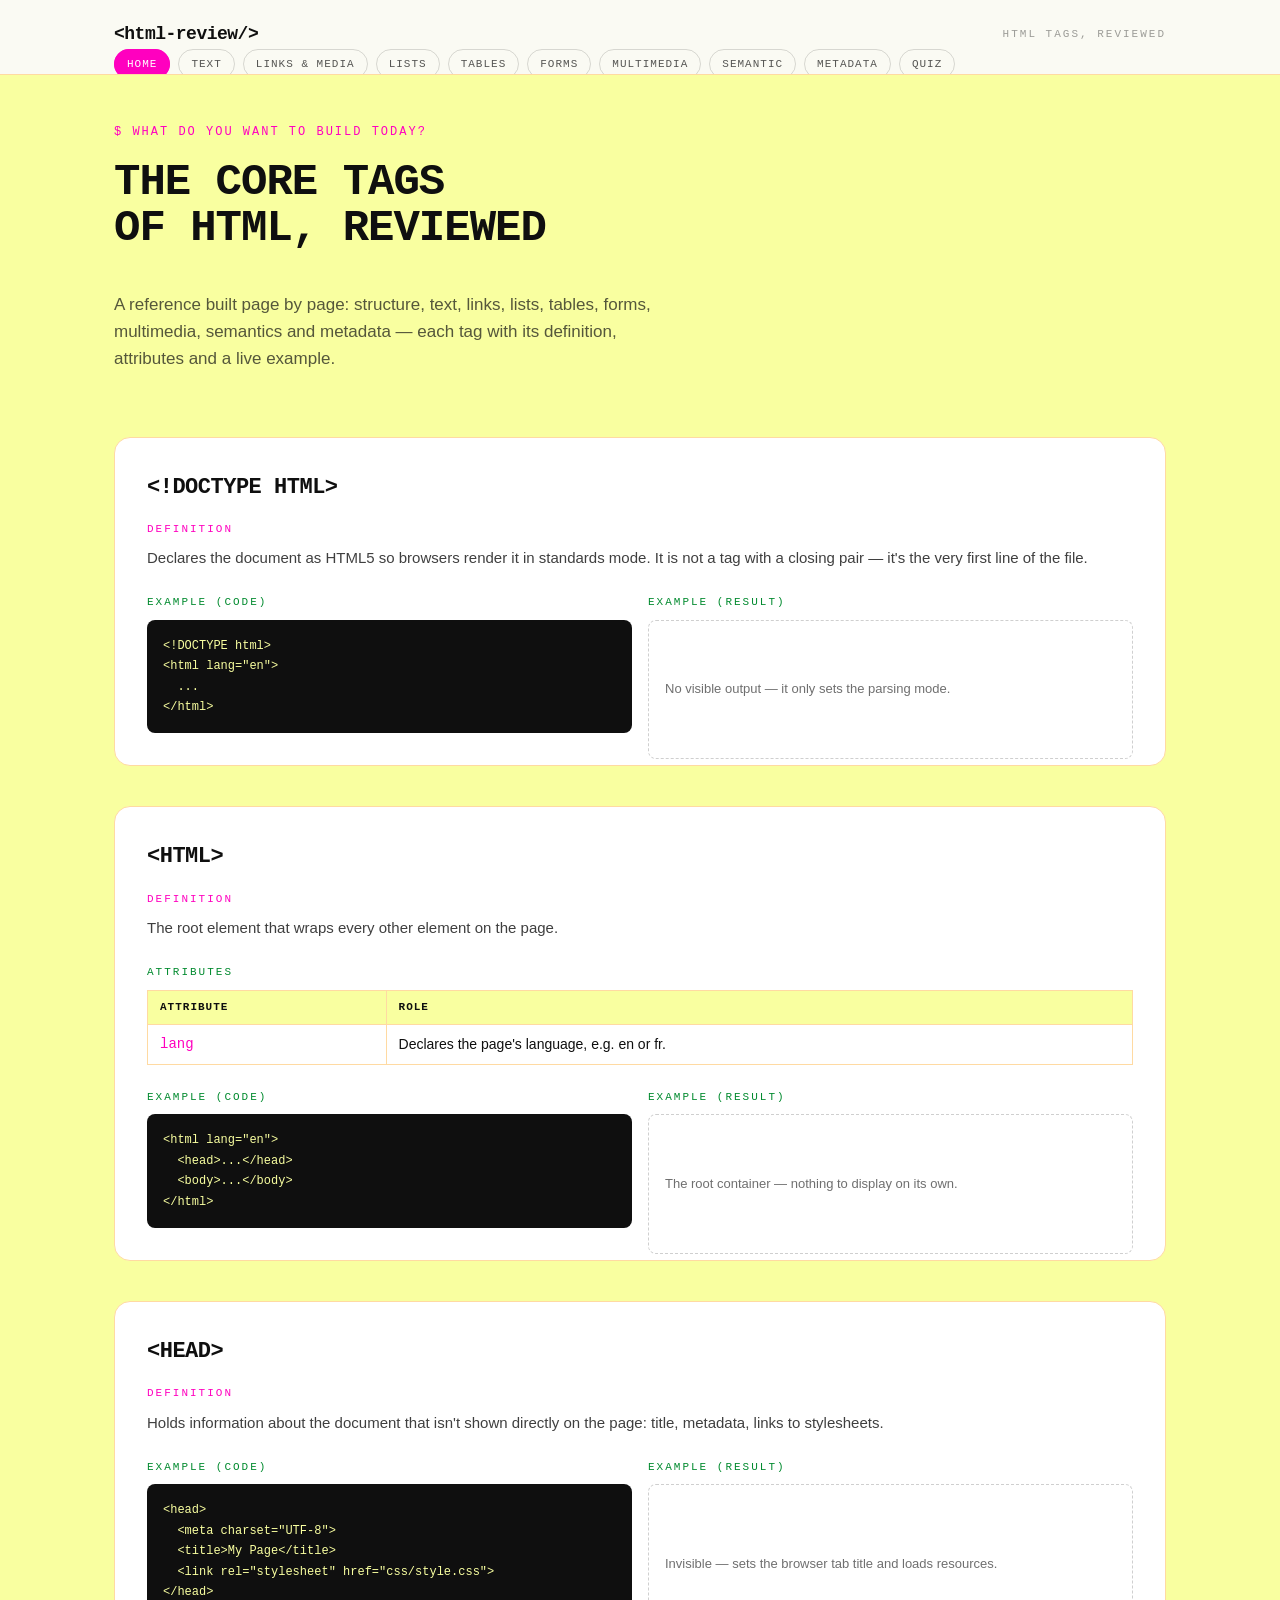
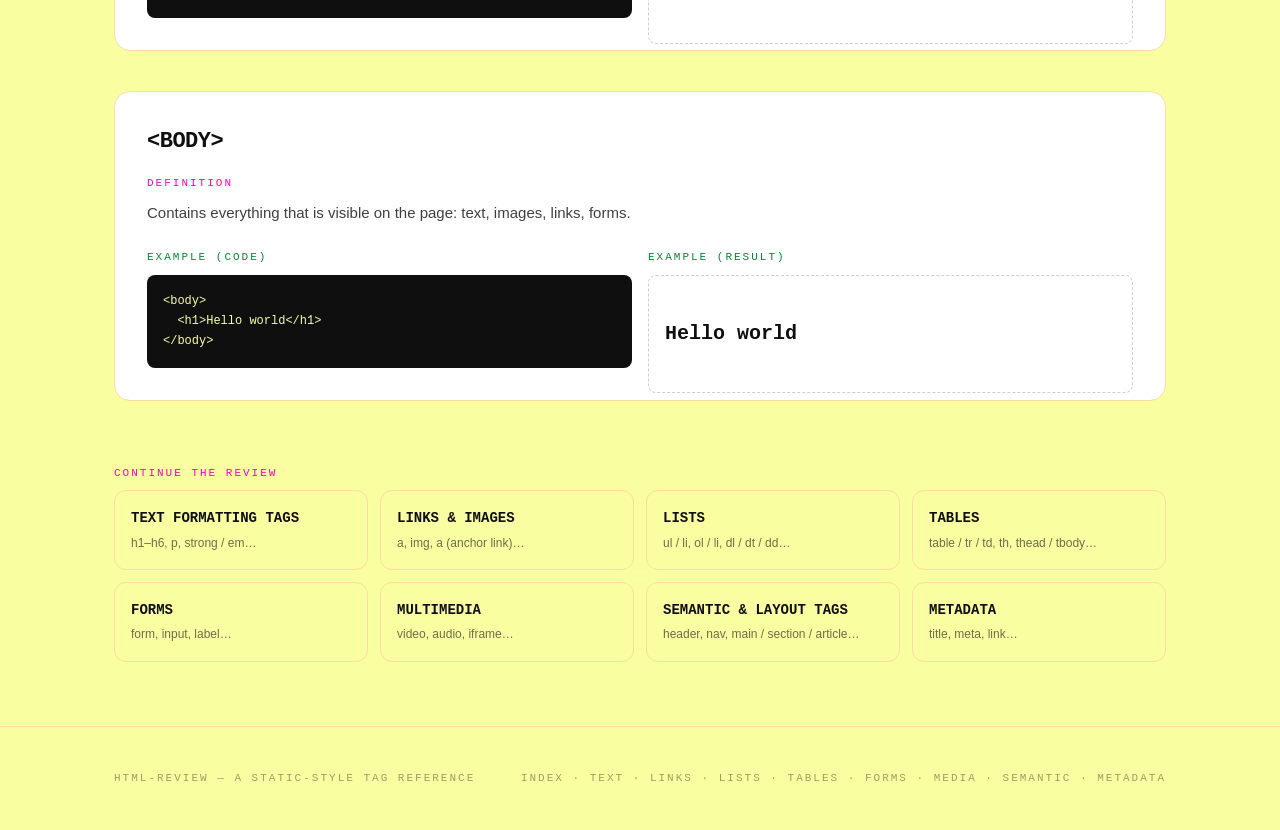
<file: index.html>
<!DOCTYPE html>
<html lang="en">
<head>
  <meta charset="UTF-8">
  <meta name="viewport" content="width=device-width, initial-scale=1.0">
  <meta name="description" content="A review of HTML tags: definitions, attributes and examples.">
  <title>HTML Review — Tag Reference</title>
  <link rel="stylesheet" href="css/style.css">
</head>
<body>
  <header class="site-header">
    <div class="container header-row">
      <a class="logo" href="index.html">&lt;html-review/&gt;</a>
      <span class="motto">HTML tags, reviewed</span>
    </div>
    <nav class="container">
      <ul class="nav-list">
          <li><a class="nav-pill active" href="index.html">Home</a></li>
          <li><a class="nav-pill" href="text.html">Text</a></li>
          <li><a class="nav-pill" href="links.html">Links & Media</a></li>
          <li><a class="nav-pill" href="lists.html">Lists</a></li>
          <li><a class="nav-pill" href="tables.html">Tables</a></li>
          <li><a class="nav-pill" href="forms.html">Forms</a></li>
          <li><a class="nav-pill" href="multimedia.html">Multimedia</a></li>
          <li><a class="nav-pill" href="semantic.html">Semantic</a></li>
          <li><a class="nav-pill" href="metadata.html">Metadata</a></li>
          <li><a class="nav-pill" href="quiz.html">Quiz</a></li>
      </ul>
    </nav>
  </header>
  <main class="container page-main">
    <div class="hero">
      <p class="terminal-prompt">$ what do you want to build today?</p>
      <h1 class="hero-title">The Core Tags<br>of HTML, Reviewed</h1>
      <p class="hero-sub">A reference built page by page: structure, text, links, lists, tables, forms, multimedia, semantics and metadata — each tag with its definition, attributes and a live example.</p>
    </div>
    <section class="lesson-card">
      <h2 class="tag-title">&lt;!DOCTYPE html&gt;</h2>
      <div class="block">
        <p class="kicker">Definition</p>
        <p class="def">Declares the document as HTML5 so browsers render it in standards mode. It is not a tag with a closing pair — it's the very first line of the file.</p>
      </div>

      <div class="demo-grid">
        <div>
          <p class="kicker kicker-green">Example (code)</p>
          <pre class="code"><code>&lt;!DOCTYPE html&gt;
&lt;html lang="en"&gt;
  ...
&lt;/html&gt;</code></pre>
        </div>
        <div>
          <p class="kicker kicker-green">Example (result)</p>
          <div class="result"><span style="color:rgba(15,15,15,.6);font-size:13px">No visible output — it only sets the parsing mode.</span></div>
        </div>
      </div>
    </section>
    <section class="lesson-card">
      <h2 class="tag-title">&lt;html&gt;</h2>
      <div class="block">
        <p class="kicker">Definition</p>
        <p class="def">The root element that wraps every other element on the page.</p>
      </div>
      <div class="block">
        <p class="kicker kicker-green">Attributes</p>
        <table class="attr-table">
          <thead><tr><th>Attribute</th><th>Role</th></tr></thead>
          <tbody>
          <tr><td class="attr">lang</td><td>Declares the page's language, e.g. en or fr.</td></tr>
          </tbody>
        </table>
      </div>
      <div class="demo-grid">
        <div>
          <p class="kicker kicker-green">Example (code)</p>
          <pre class="code"><code>&lt;html lang="en"&gt;
  &lt;head&gt;...&lt;/head&gt;
  &lt;body&gt;...&lt;/body&gt;
&lt;/html&gt;</code></pre>
        </div>
        <div>
          <p class="kicker kicker-green">Example (result)</p>
          <div class="result"><span style="color:rgba(15,15,15,.6);font-size:13px">The root container — nothing to display on its own.</span></div>
        </div>
      </div>
    </section>
    <section class="lesson-card">
      <h2 class="tag-title">&lt;head&gt;</h2>
      <div class="block">
        <p class="kicker">Definition</p>
        <p class="def">Holds information about the document that isn't shown directly on the page: title, metadata, links to stylesheets.</p>
      </div>

      <div class="demo-grid">
        <div>
          <p class="kicker kicker-green">Example (code)</p>
          <pre class="code"><code>&lt;head&gt;
  &lt;meta charset="UTF-8"&gt;
  &lt;title&gt;My Page&lt;/title&gt;
  &lt;link rel="stylesheet" href="css/style.css"&gt;
&lt;/head&gt;</code></pre>
        </div>
        <div>
          <p class="kicker kicker-green">Example (result)</p>
          <div class="result"><span style="color:rgba(15,15,15,.6);font-size:13px">Invisible — sets the browser tab title and loads resources.</span></div>
        </div>
      </div>
    </section>
    <section class="lesson-card">
      <h2 class="tag-title">&lt;body&gt;</h2>
      <div class="block">
        <p class="kicker">Definition</p>
        <p class="def">Contains everything that is visible on the page: text, images, links, forms.</p>
      </div>

      <div class="demo-grid">
        <div>
          <p class="kicker kicker-green">Example (code)</p>
          <pre class="code"><code>&lt;body&gt;
  &lt;h1&gt;Hello world&lt;/h1&gt;
&lt;/body&gt;</code></pre>
        </div>
        <div>
          <p class="kicker kicker-green">Example (result)</p>
          <div class="result"><h1 style="font-size:20px;margin:0">Hello world</h1></div>
        </div>
      </div>
    </section>
    <div class="page-cards">
      <p class="kicker">continue the review</p>
      <div class="cards-grid">
        <a class="page-card" href="text.html"><p class="card-title">Text Formatting Tags</p><p class="card-desc">h1–h6, p, strong / em…</p></a>
        <a class="page-card" href="links.html"><p class="card-title">Links & Images</p><p class="card-desc">a, img, a (anchor link)…</p></a>
        <a class="page-card" href="lists.html"><p class="card-title">Lists</p><p class="card-desc">ul / li, ol / li, dl / dt / dd…</p></a>
        <a class="page-card" href="tables.html"><p class="card-title">Tables</p><p class="card-desc">table / tr / td, th, thead / tbody…</p></a>
        <a class="page-card" href="forms.html"><p class="card-title">Forms</p><p class="card-desc">form, input, label…</p></a>
        <a class="page-card" href="multimedia.html"><p class="card-title">Multimedia</p><p class="card-desc">video, audio, iframe…</p></a>
        <a class="page-card" href="semantic.html"><p class="card-title">Semantic & Layout Tags</p><p class="card-desc">header, nav, main / section / article…</p></a>
        <a class="page-card" href="metadata.html"><p class="card-title">Metadata</p><p class="card-desc">title, meta, link…</p></a>
      </div>
    </div>
  </main>
  <footer class="site-footer">
    <div class="container footer-row">
      <p class="motto">html-review — a static-style tag reference</p>
      <p class="motto">index · text · links · lists · tables · forms · media · semantic · metadata</p>
    </div>
  </footer>
</body>
</html>
</file>
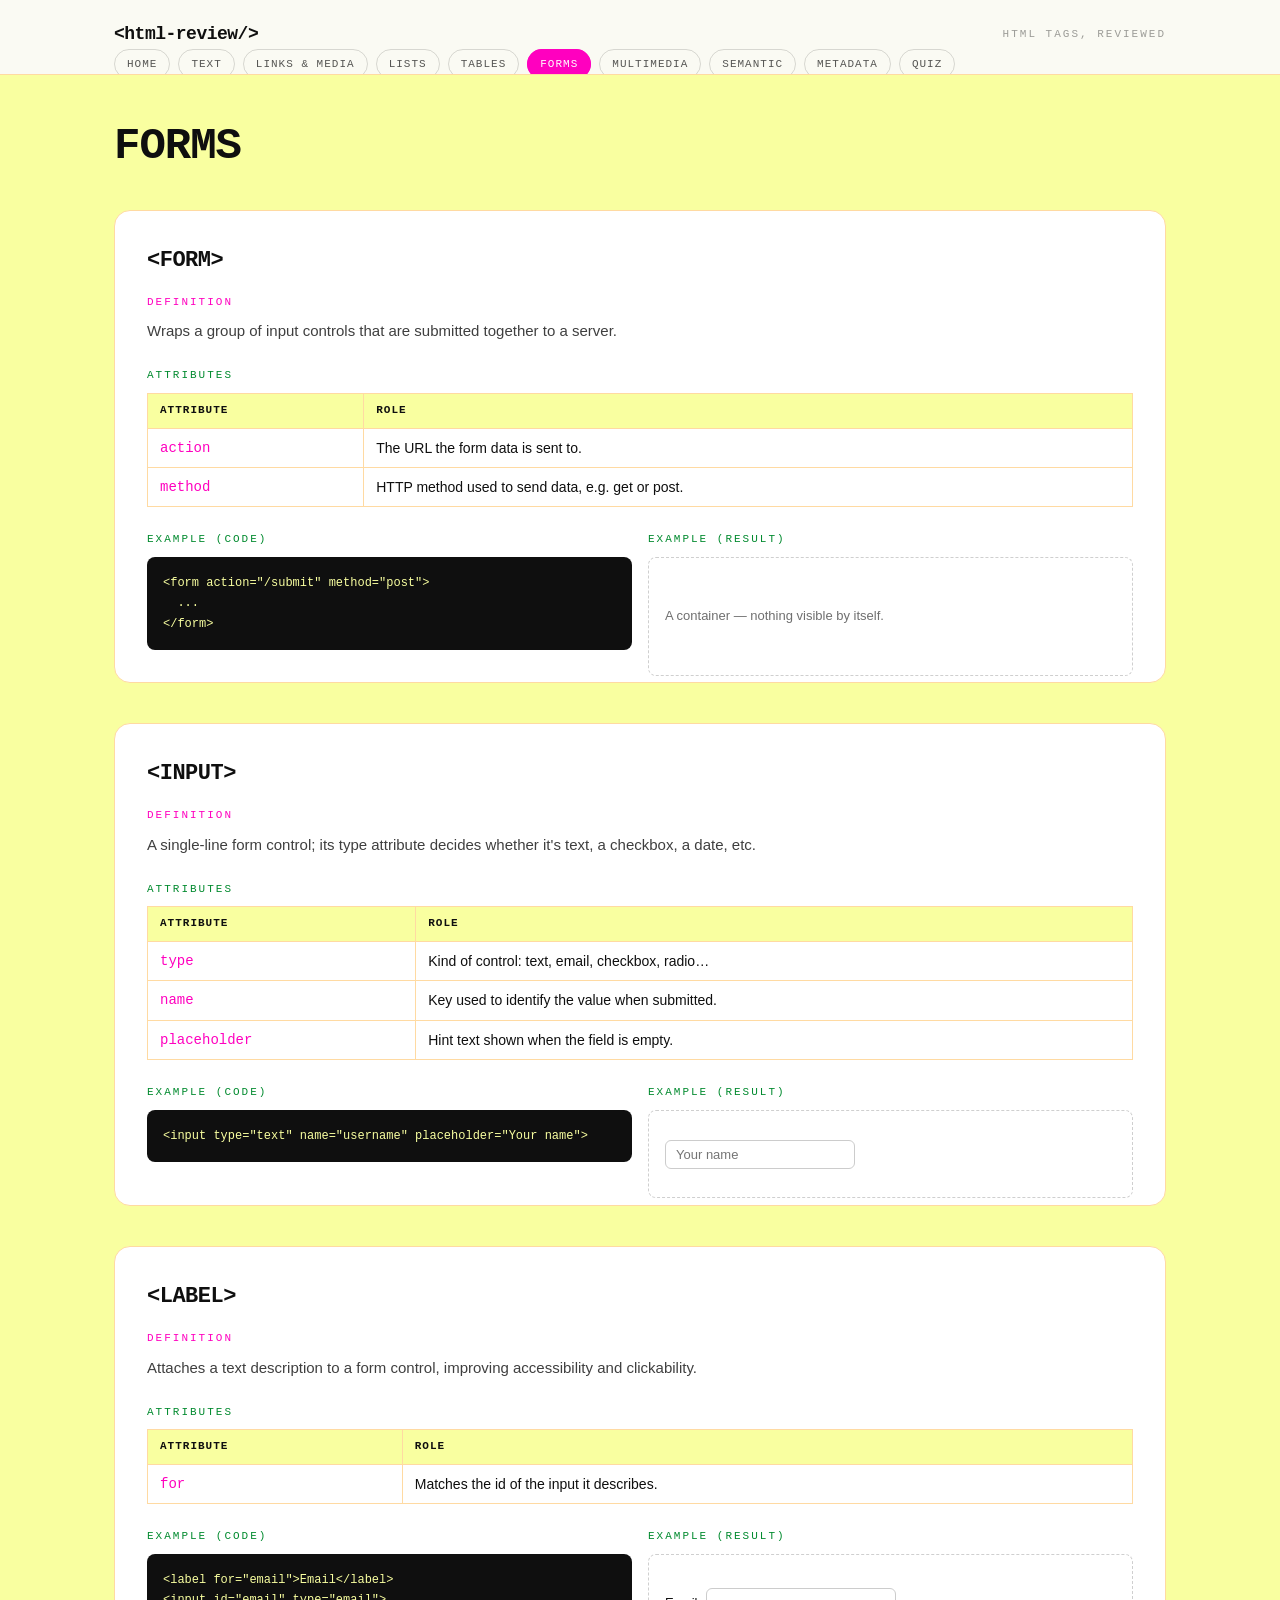
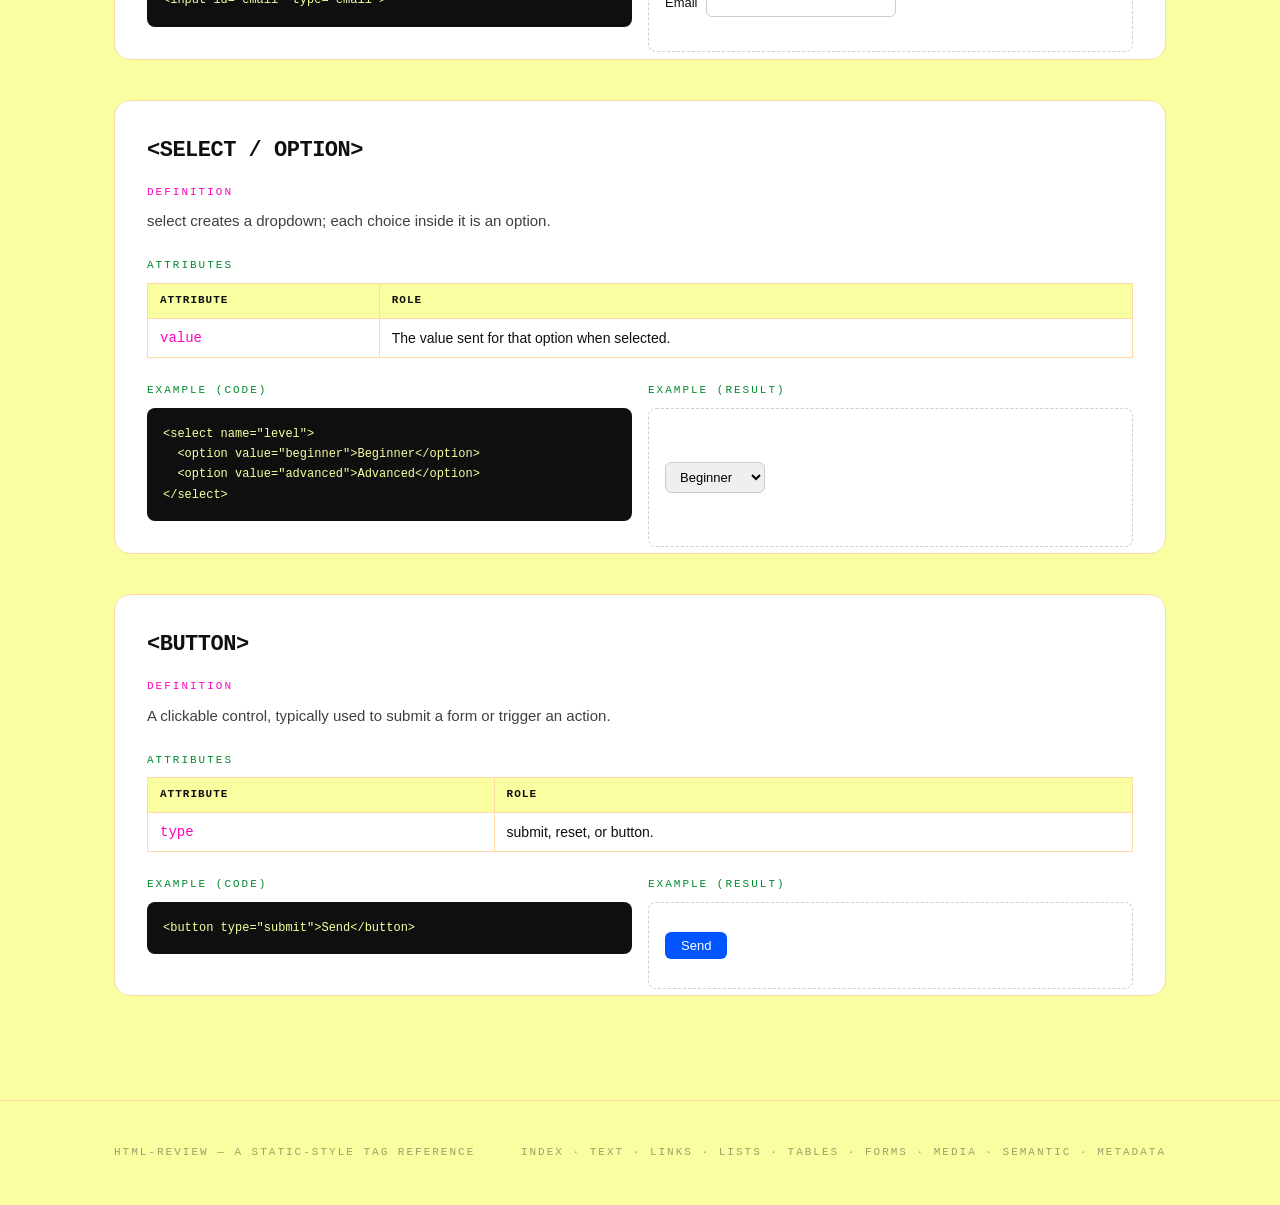
<file: forms.html>
<!DOCTYPE html>
<html lang="en">
<head>
  <meta charset="UTF-8">
  <meta name="viewport" content="width=device-width, initial-scale=1.0">
  <meta name="description" content="A review of HTML tags: definitions, attributes and examples.">
  <title>Forms — HTML Review</title>
  <link rel="stylesheet" href="css/style.css">
</head>
<body>
  <header class="site-header">
    <div class="container header-row">
      <a class="logo" href="index.html">&lt;html-review/&gt;</a>
      <span class="motto">HTML tags, reviewed</span>
    </div>
    <nav class="container">
      <ul class="nav-list">
          <li><a class="nav-pill" href="index.html">Home</a></li>
          <li><a class="nav-pill" href="text.html">Text</a></li>
          <li><a class="nav-pill" href="links.html">Links & Media</a></li>
          <li><a class="nav-pill" href="lists.html">Lists</a></li>
          <li><a class="nav-pill" href="tables.html">Tables</a></li>
          <li><a class="nav-pill active" href="forms.html">Forms</a></li>
          <li><a class="nav-pill" href="multimedia.html">Multimedia</a></li>
          <li><a class="nav-pill" href="semantic.html">Semantic</a></li>
          <li><a class="nav-pill" href="metadata.html">Metadata</a></li>
          <li><a class="nav-pill" href="quiz.html">Quiz</a></li>
      </ul>
    </nav>
  </header>
  <main class="container page-main">
    <h1 class="page-title">Forms</h1>
    <section class="lesson-card">
      <h2 class="tag-title">&lt;form&gt;</h2>
      <div class="block">
        <p class="kicker">Definition</p>
        <p class="def">Wraps a group of input controls that are submitted together to a server.</p>
      </div>
      <div class="block">
        <p class="kicker kicker-green">Attributes</p>
        <table class="attr-table">
          <thead><tr><th>Attribute</th><th>Role</th></tr></thead>
          <tbody>
          <tr><td class="attr">action</td><td>The URL the form data is sent to.</td></tr>
          <tr><td class="attr">method</td><td>HTTP method used to send data, e.g. get or post.</td></tr>
          </tbody>
        </table>
      </div>
      <div class="demo-grid">
        <div>
          <p class="kicker kicker-green">Example (code)</p>
          <pre class="code"><code>&lt;form action="/submit" method="post"&gt;
  ...
&lt;/form&gt;</code></pre>
        </div>
        <div>
          <p class="kicker kicker-green">Example (result)</p>
          <div class="result"><span style="color:rgba(15,15,15,.6);font-size:13px">A container — nothing visible by itself.</span></div>
        </div>
      </div>
    </section>
    <section class="lesson-card">
      <h2 class="tag-title">&lt;input&gt;</h2>
      <div class="block">
        <p class="kicker">Definition</p>
        <p class="def">A single-line form control; its type attribute decides whether it's text, a checkbox, a date, etc.</p>
      </div>
      <div class="block">
        <p class="kicker kicker-green">Attributes</p>
        <table class="attr-table">
          <thead><tr><th>Attribute</th><th>Role</th></tr></thead>
          <tbody>
          <tr><td class="attr">type</td><td>Kind of control: text, email, checkbox, radio…</td></tr>
          <tr><td class="attr">name</td><td>Key used to identify the value when submitted.</td></tr>
          <tr><td class="attr">placeholder</td><td>Hint text shown when the field is empty.</td></tr>
          </tbody>
        </table>
      </div>
      <div class="demo-grid">
        <div>
          <p class="kicker kicker-green">Example (code)</p>
          <pre class="code"><code>&lt;input type="text" name="username" placeholder="Your name"&gt;</code></pre>
        </div>
        <div>
          <p class="kicker kicker-green">Example (result)</p>
          <div class="result"><input type="text" placeholder="Your name" style="border:1px solid #ccc;border-radius:6px;padding:6px 10px;font-size:13px"></div>
        </div>
      </div>
    </section>
    <section class="lesson-card">
      <h2 class="tag-title">&lt;label&gt;</h2>
      <div class="block">
        <p class="kicker">Definition</p>
        <p class="def">Attaches a text description to a form control, improving accessibility and clickability.</p>
      </div>
      <div class="block">
        <p class="kicker kicker-green">Attributes</p>
        <table class="attr-table">
          <thead><tr><th>Attribute</th><th>Role</th></tr></thead>
          <tbody>
          <tr><td class="attr">for</td><td>Matches the id of the input it describes.</td></tr>
          </tbody>
        </table>
      </div>
      <div class="demo-grid">
        <div>
          <p class="kicker kicker-green">Example (code)</p>
          <pre class="code"><code>&lt;label for="email"&gt;Email&lt;/label&gt;
&lt;input id="email" type="email"&gt;</code></pre>
        </div>
        <div>
          <p class="kicker kicker-green">Example (result)</p>
          <div class="result"><div style="display:flex;align-items:center;gap:8px"><label for="email-demo" style="font-size:13px">Email</label><input id="email-demo" type="email" style="border:1px solid #ccc;border-radius:6px;padding:6px 10px;font-size:13px"></div></div>
        </div>
      </div>
    </section>
    <section class="lesson-card">
      <h2 class="tag-title">&lt;select / option&gt;</h2>
      <div class="block">
        <p class="kicker">Definition</p>
        <p class="def">select creates a dropdown; each choice inside it is an option.</p>
      </div>
      <div class="block">
        <p class="kicker kicker-green">Attributes</p>
        <table class="attr-table">
          <thead><tr><th>Attribute</th><th>Role</th></tr></thead>
          <tbody>
          <tr><td class="attr">value</td><td>The value sent for that option when selected.</td></tr>
          </tbody>
        </table>
      </div>
      <div class="demo-grid">
        <div>
          <p class="kicker kicker-green">Example (code)</p>
          <pre class="code"><code>&lt;select name="level"&gt;
  &lt;option value="beginner"&gt;Beginner&lt;/option&gt;
  &lt;option value="advanced"&gt;Advanced&lt;/option&gt;
&lt;/select&gt;</code></pre>
        </div>
        <div>
          <p class="kicker kicker-green">Example (result)</p>
          <div class="result"><select style="border:1px solid #ccc;border-radius:6px;padding:6px 10px;font-size:13px"><option>Beginner</option><option>Advanced</option></select></div>
        </div>
      </div>
    </section>
    <section class="lesson-card">
      <h2 class="tag-title">&lt;button&gt;</h2>
      <div class="block">
        <p class="kicker">Definition</p>
        <p class="def">A clickable control, typically used to submit a form or trigger an action.</p>
      </div>
      <div class="block">
        <p class="kicker kicker-green">Attributes</p>
        <table class="attr-table">
          <thead><tr><th>Attribute</th><th>Role</th></tr></thead>
          <tbody>
          <tr><td class="attr">type</td><td>submit, reset, or button.</td></tr>
          </tbody>
        </table>
      </div>
      <div class="demo-grid">
        <div>
          <p class="kicker kicker-green">Example (code)</p>
          <pre class="code"><code>&lt;button type="submit"&gt;Send&lt;/button&gt;</code></pre>
        </div>
        <div>
          <p class="kicker kicker-green">Example (result)</p>
          <div class="result"><button style="background:#0055FF;color:#fff;border:none;border-radius:6px;padding:6px 16px;font-size:13px;cursor:pointer">Send</button></div>
        </div>
      </div>
    </section>
  </main>
  <footer class="site-footer">
    <div class="container footer-row">
      <p class="motto">html-review — a static-style tag reference</p>
      <p class="motto">index · text · links · lists · tables · forms · media · semantic · metadata</p>
    </div>
  </footer>
</body>
</html>
</file>
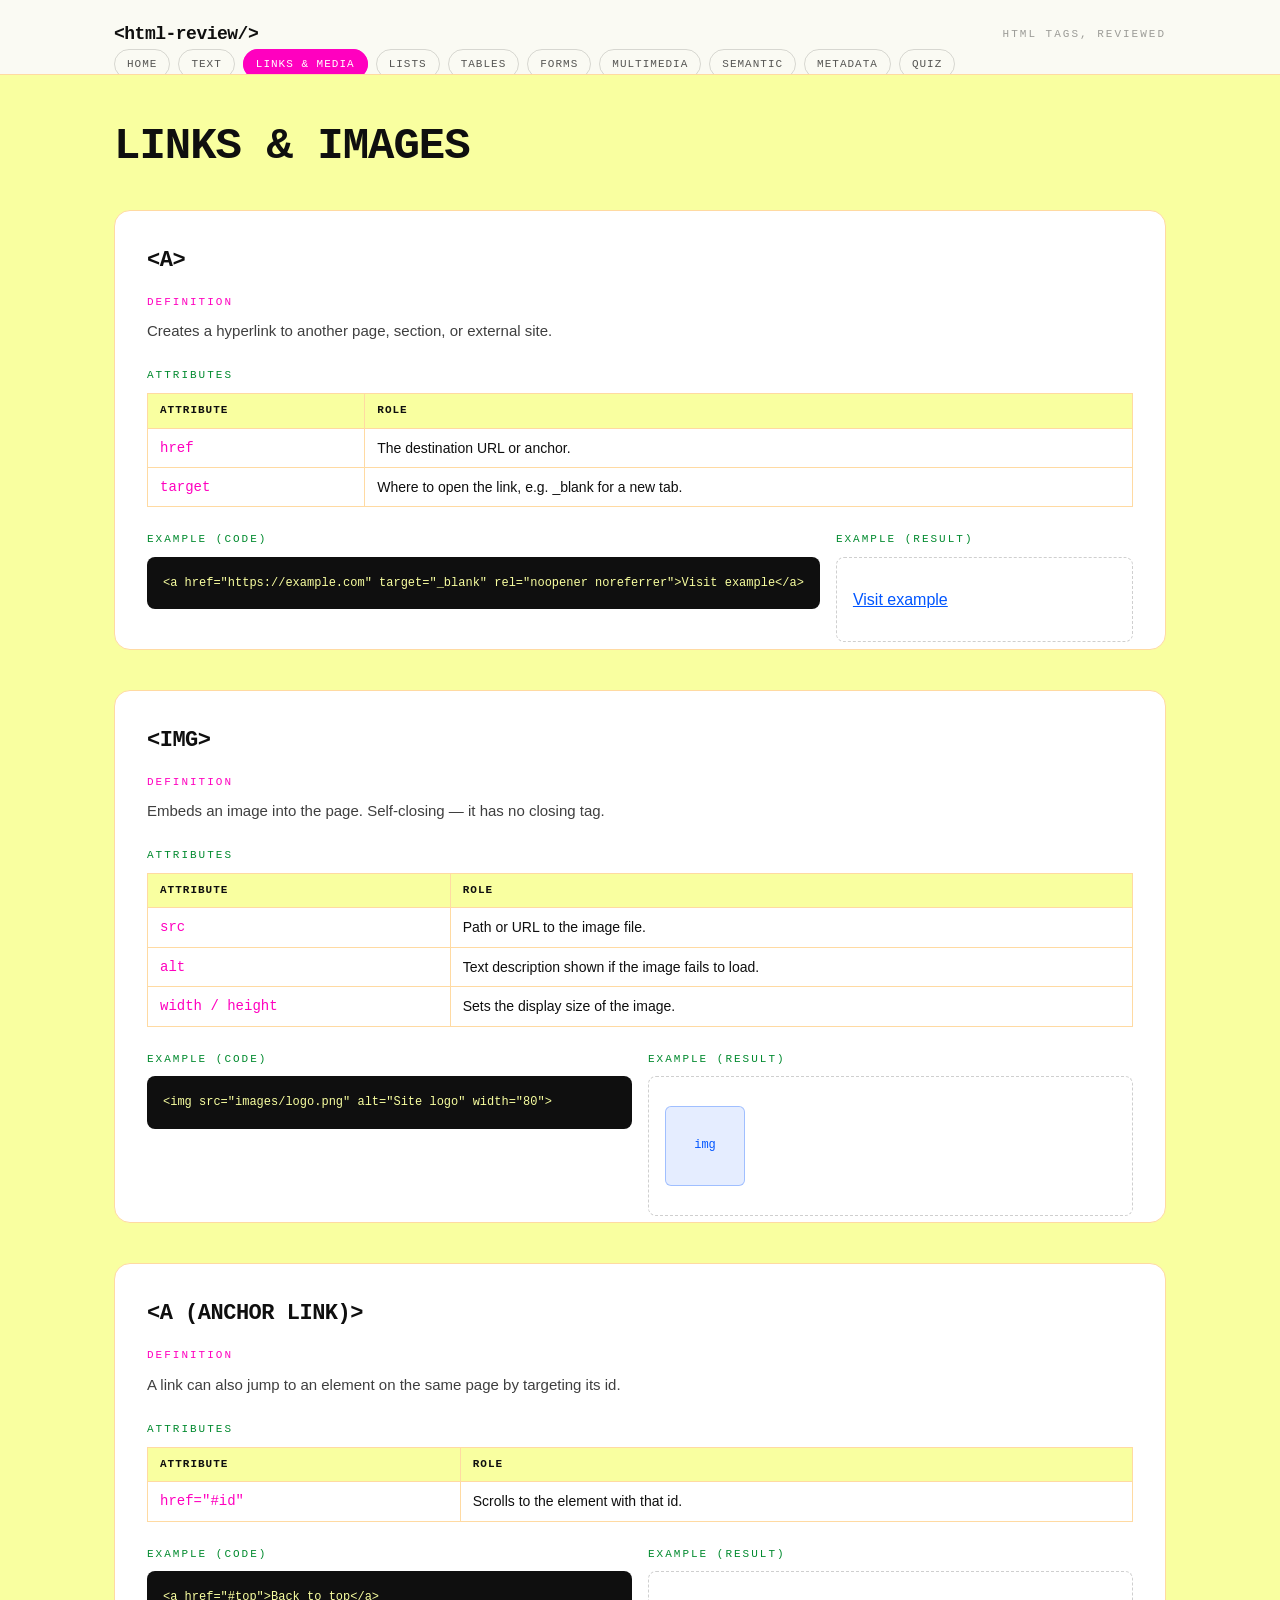
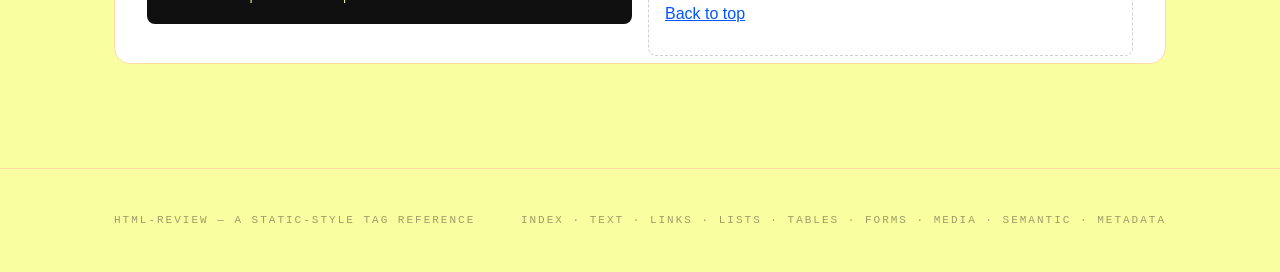
<file: links.html>
<!DOCTYPE html>
<html lang="en">
<head>
  <meta charset="UTF-8">
  <meta name="viewport" content="width=device-width, initial-scale=1.0">
  <meta name="description" content="A review of HTML tags: definitions, attributes and examples.">
  <title>Links & Images — HTML Review</title>
  <link rel="stylesheet" href="css/style.css">
</head>
<body>
  <header class="site-header">
    <div class="container header-row">
      <a class="logo" href="index.html">&lt;html-review/&gt;</a>
      <span class="motto">HTML tags, reviewed</span>
    </div>
    <nav class="container">
      <ul class="nav-list">
          <li><a class="nav-pill" href="index.html">Home</a></li>
          <li><a class="nav-pill" href="text.html">Text</a></li>
          <li><a class="nav-pill active" href="links.html">Links & Media</a></li>
          <li><a class="nav-pill" href="lists.html">Lists</a></li>
          <li><a class="nav-pill" href="tables.html">Tables</a></li>
          <li><a class="nav-pill" href="forms.html">Forms</a></li>
          <li><a class="nav-pill" href="multimedia.html">Multimedia</a></li>
          <li><a class="nav-pill" href="semantic.html">Semantic</a></li>
          <li><a class="nav-pill" href="metadata.html">Metadata</a></li>
          <li><a class="nav-pill" href="quiz.html">Quiz</a></li>
      </ul>
    </nav>
  </header>
  <main class="container page-main">
    <h1 class="page-title" id="top">Links & Images</h1>
    <section class="lesson-card">
      <h2 class="tag-title">&lt;a&gt;</h2>
      <div class="block">
        <p class="kicker">Definition</p>
        <p class="def">Creates a hyperlink to another page, section, or external site.</p>
      </div>
      <div class="block">
        <p class="kicker kicker-green">Attributes</p>
        <table class="attr-table">
          <thead><tr><th>Attribute</th><th>Role</th></tr></thead>
          <tbody>
          <tr><td class="attr">href</td><td>The destination URL or anchor.</td></tr>
          <tr><td class="attr">target</td><td>Where to open the link, e.g. _blank for a new tab.</td></tr>
          </tbody>
        </table>
      </div>
      <div class="demo-grid">
        <div>
          <p class="kicker kicker-green">Example (code)</p>
          <pre class="code"><code>&lt;a href="https://example.com" target="_blank" rel="noopener noreferrer"&gt;Visit example&lt;/a&gt;</code></pre>
        </div>
        <div>
          <p class="kicker kicker-green">Example (result)</p>
          <div class="result"><a href="https://example.com" target="_blank" rel="noopener noreferrer" style="color:#0055FF;text-decoration:underline">Visit example</a></div>
        </div>
      </div>
    </section>
    <section class="lesson-card">
      <h2 class="tag-title">&lt;img&gt;</h2>
      <div class="block">
        <p class="kicker">Definition</p>
        <p class="def">Embeds an image into the page. Self-closing — it has no closing tag.</p>
      </div>
      <div class="block">
        <p class="kicker kicker-green">Attributes</p>
        <table class="attr-table">
          <thead><tr><th>Attribute</th><th>Role</th></tr></thead>
          <tbody>
          <tr><td class="attr">src</td><td>Path or URL to the image file.</td></tr>
          <tr><td class="attr">alt</td><td>Text description shown if the image fails to load.</td></tr>
          <tr><td class="attr">width / height</td><td>Sets the display size of the image.</td></tr>
          </tbody>
        </table>
      </div>
      <div class="demo-grid">
        <div>
          <p class="kicker kicker-green">Example (code)</p>
          <pre class="code"><code>&lt;img src="images/logo.png" alt="Site logo" width="80"&gt;</code></pre>
        </div>
        <div>
          <p class="kicker kicker-green">Example (result)</p>
          <div class="result"><div style="width:80px;height:80px;border-radius:6px;background:rgba(0,85,255,.1);border:1px solid rgba(0,85,255,.3);display:flex;align-items:center;justify-content:center;font-family:monospace;font-size:12px;color:#0055FF">img</div></div>
        </div>
      </div>
    </section>
    <section class="lesson-card">
      <h2 class="tag-title">&lt;a (anchor link)&gt;</h2>
      <div class="block">
        <p class="kicker">Definition</p>
        <p class="def">A link can also jump to an element on the same page by targeting its id.</p>
      </div>
      <div class="block">
        <p class="kicker kicker-green">Attributes</p>
        <table class="attr-table">
          <thead><tr><th>Attribute</th><th>Role</th></tr></thead>
          <tbody>
          <tr><td class="attr">href="#id"</td><td>Scrolls to the element with that id.</td></tr>
          </tbody>
        </table>
      </div>
      <div class="demo-grid">
        <div>
          <p class="kicker kicker-green">Example (code)</p>
          <pre class="code"><code>&lt;a href="#top"&gt;Back to top&lt;/a&gt;</code></pre>
        </div>
        <div>
          <p class="kicker kicker-green">Example (result)</p>
          <div class="result"><a href="#top" style="color:#0055FF;text-decoration:underline">Back to top</a></div>
        </div>
      </div>
    </section>
  </main>
  <footer class="site-footer">
    <div class="container footer-row">
      <p class="motto">html-review — a static-style tag reference</p>
      <p class="motto">index · text · links · lists · tables · forms · media · semantic · metadata</p>
    </div>
  </footer>
</body>
</html>
</file>
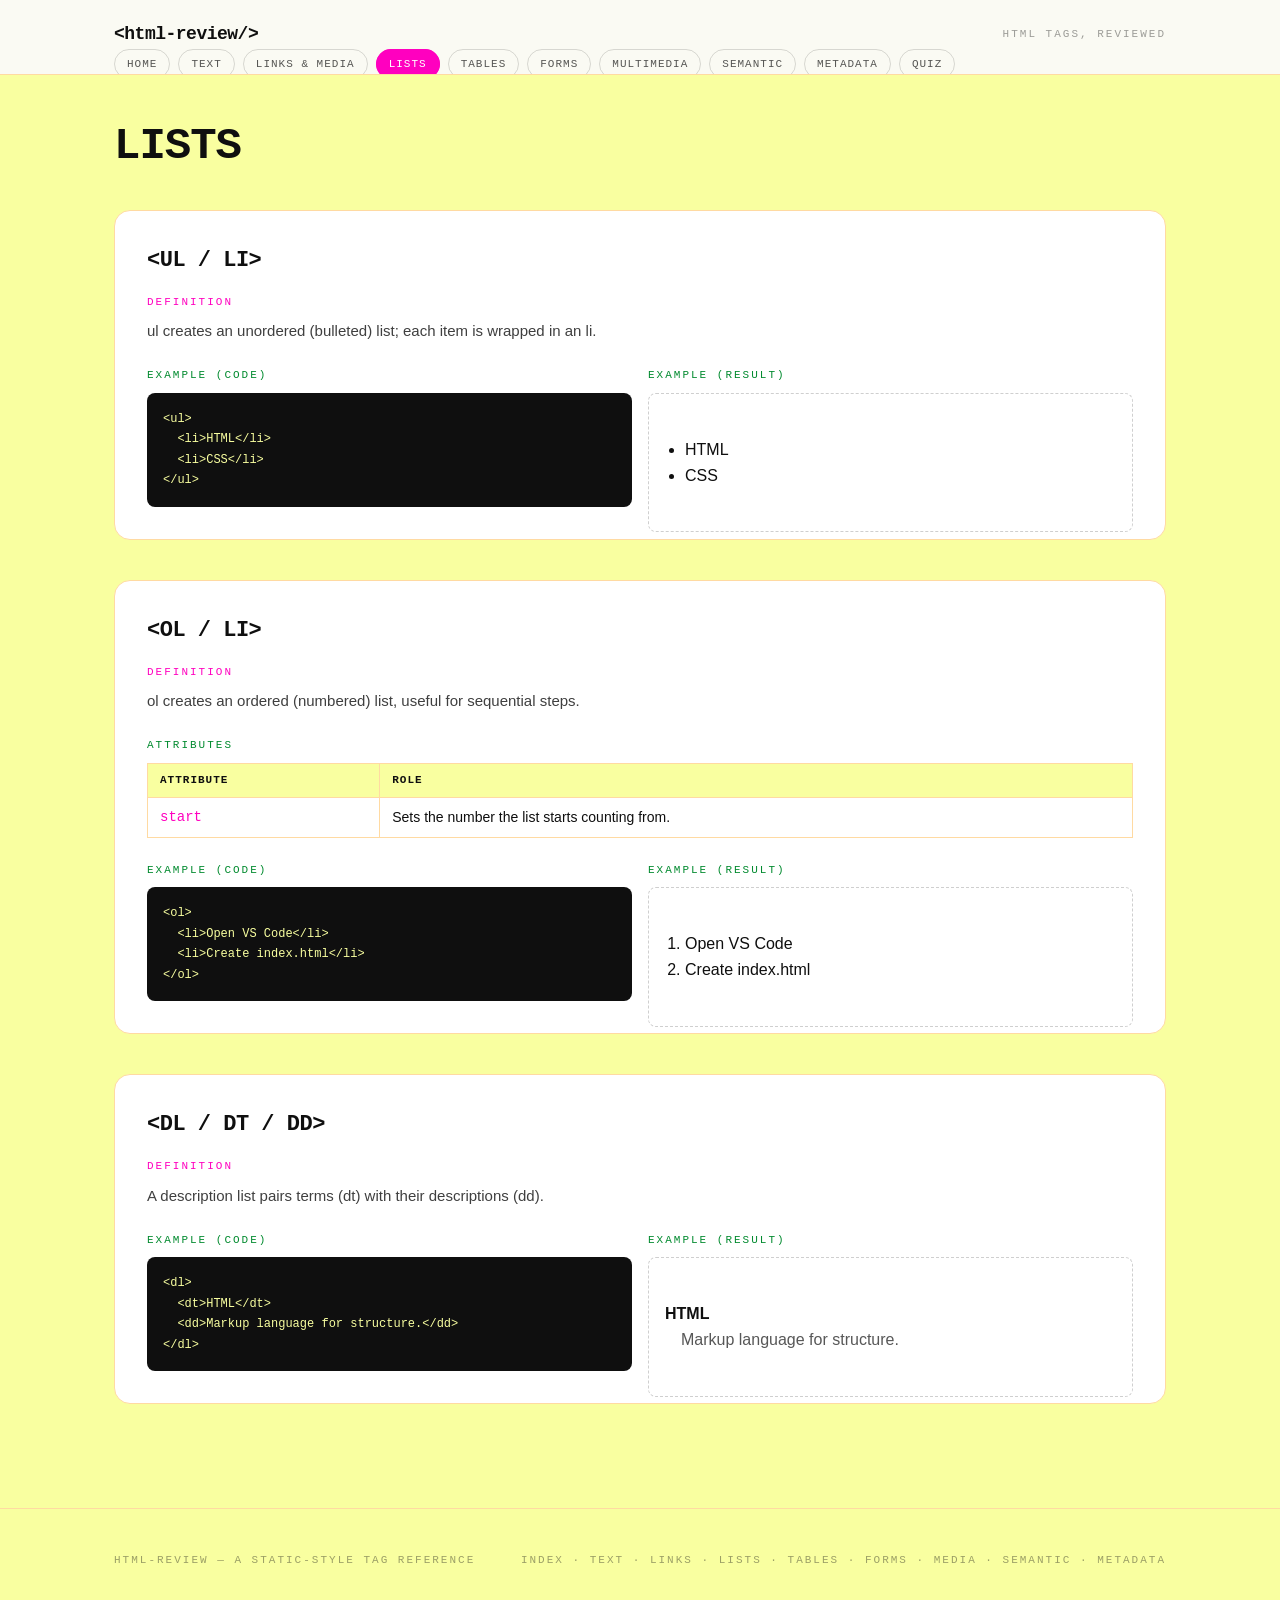
<file: lists.html>
<!DOCTYPE html>
<html lang="en">
<head>
  <meta charset="UTF-8">
  <meta name="viewport" content="width=device-width, initial-scale=1.0">
  <meta name="description" content="A review of HTML tags: definitions, attributes and examples.">
  <title>Lists — HTML Review</title>
  <link rel="stylesheet" href="css/style.css">
</head>
<body>
  <header class="site-header">
    <div class="container header-row">
      <a class="logo" href="index.html">&lt;html-review/&gt;</a>
      <span class="motto">HTML tags, reviewed</span>
    </div>
    <nav class="container">
      <ul class="nav-list">
          <li><a class="nav-pill" href="index.html">Home</a></li>
          <li><a class="nav-pill" href="text.html">Text</a></li>
          <li><a class="nav-pill" href="links.html">Links & Media</a></li>
          <li><a class="nav-pill active" href="lists.html">Lists</a></li>
          <li><a class="nav-pill" href="tables.html">Tables</a></li>
          <li><a class="nav-pill" href="forms.html">Forms</a></li>
          <li><a class="nav-pill" href="multimedia.html">Multimedia</a></li>
          <li><a class="nav-pill" href="semantic.html">Semantic</a></li>
          <li><a class="nav-pill" href="metadata.html">Metadata</a></li>
          <li><a class="nav-pill" href="quiz.html">Quiz</a></li>
      </ul>
    </nav>
  </header>
  <main class="container page-main">
    <h1 class="page-title">Lists</h1>
    <section class="lesson-card">
      <h2 class="tag-title">&lt;ul / li&gt;</h2>
      <div class="block">
        <p class="kicker">Definition</p>
        <p class="def">ul creates an unordered (bulleted) list; each item is wrapped in an li.</p>
      </div>

      <div class="demo-grid">
        <div>
          <p class="kicker kicker-green">Example (code)</p>
          <pre class="code"><code>&lt;ul&gt;
  &lt;li&gt;HTML&lt;/li&gt;
  &lt;li&gt;CSS&lt;/li&gt;
&lt;/ul&gt;</code></pre>
        </div>
        <div>
          <p class="kicker kicker-green">Example (result)</p>
          <div class="result"><ul style="margin:0;padding-left:20px"><li>HTML</li><li>CSS</li></ul></div>
        </div>
      </div>
    </section>
    <section class="lesson-card">
      <h2 class="tag-title">&lt;ol / li&gt;</h2>
      <div class="block">
        <p class="kicker">Definition</p>
        <p class="def">ol creates an ordered (numbered) list, useful for sequential steps.</p>
      </div>
      <div class="block">
        <p class="kicker kicker-green">Attributes</p>
        <table class="attr-table">
          <thead><tr><th>Attribute</th><th>Role</th></tr></thead>
          <tbody>
          <tr><td class="attr">start</td><td>Sets the number the list starts counting from.</td></tr>
          </tbody>
        </table>
      </div>
      <div class="demo-grid">
        <div>
          <p class="kicker kicker-green">Example (code)</p>
          <pre class="code"><code>&lt;ol&gt;
  &lt;li&gt;Open VS Code&lt;/li&gt;
  &lt;li&gt;Create index.html&lt;/li&gt;
&lt;/ol&gt;</code></pre>
        </div>
        <div>
          <p class="kicker kicker-green">Example (result)</p>
          <div class="result"><ol style="margin:0;padding-left:20px"><li>Open VS Code</li><li>Create index.html</li></ol></div>
        </div>
      </div>
    </section>
    <section class="lesson-card">
      <h2 class="tag-title">&lt;dl / dt / dd&gt;</h2>
      <div class="block">
        <p class="kicker">Definition</p>
        <p class="def">A description list pairs terms (dt) with their descriptions (dd).</p>
      </div>

      <div class="demo-grid">
        <div>
          <p class="kicker kicker-green">Example (code)</p>
          <pre class="code"><code>&lt;dl&gt;
  &lt;dt&gt;HTML&lt;/dt&gt;
  &lt;dd&gt;Markup language for structure.&lt;/dd&gt;
&lt;/dl&gt;</code></pre>
        </div>
        <div>
          <p class="kicker kicker-green">Example (result)</p>
          <div class="result"><dl style="margin:0"><dt style="font-weight:600">HTML</dt><dd style="margin:0 0 0 16px;color:rgba(15,15,15,.7)">Markup language for structure.</dd></dl></div>
        </div>
      </div>
    </section>
  </main>
  <footer class="site-footer">
    <div class="container footer-row">
      <p class="motto">html-review — a static-style tag reference</p>
      <p class="motto">index · text · links · lists · tables · forms · media · semantic · metadata</p>
    </div>
  </footer>
</body>
</html>
</file>
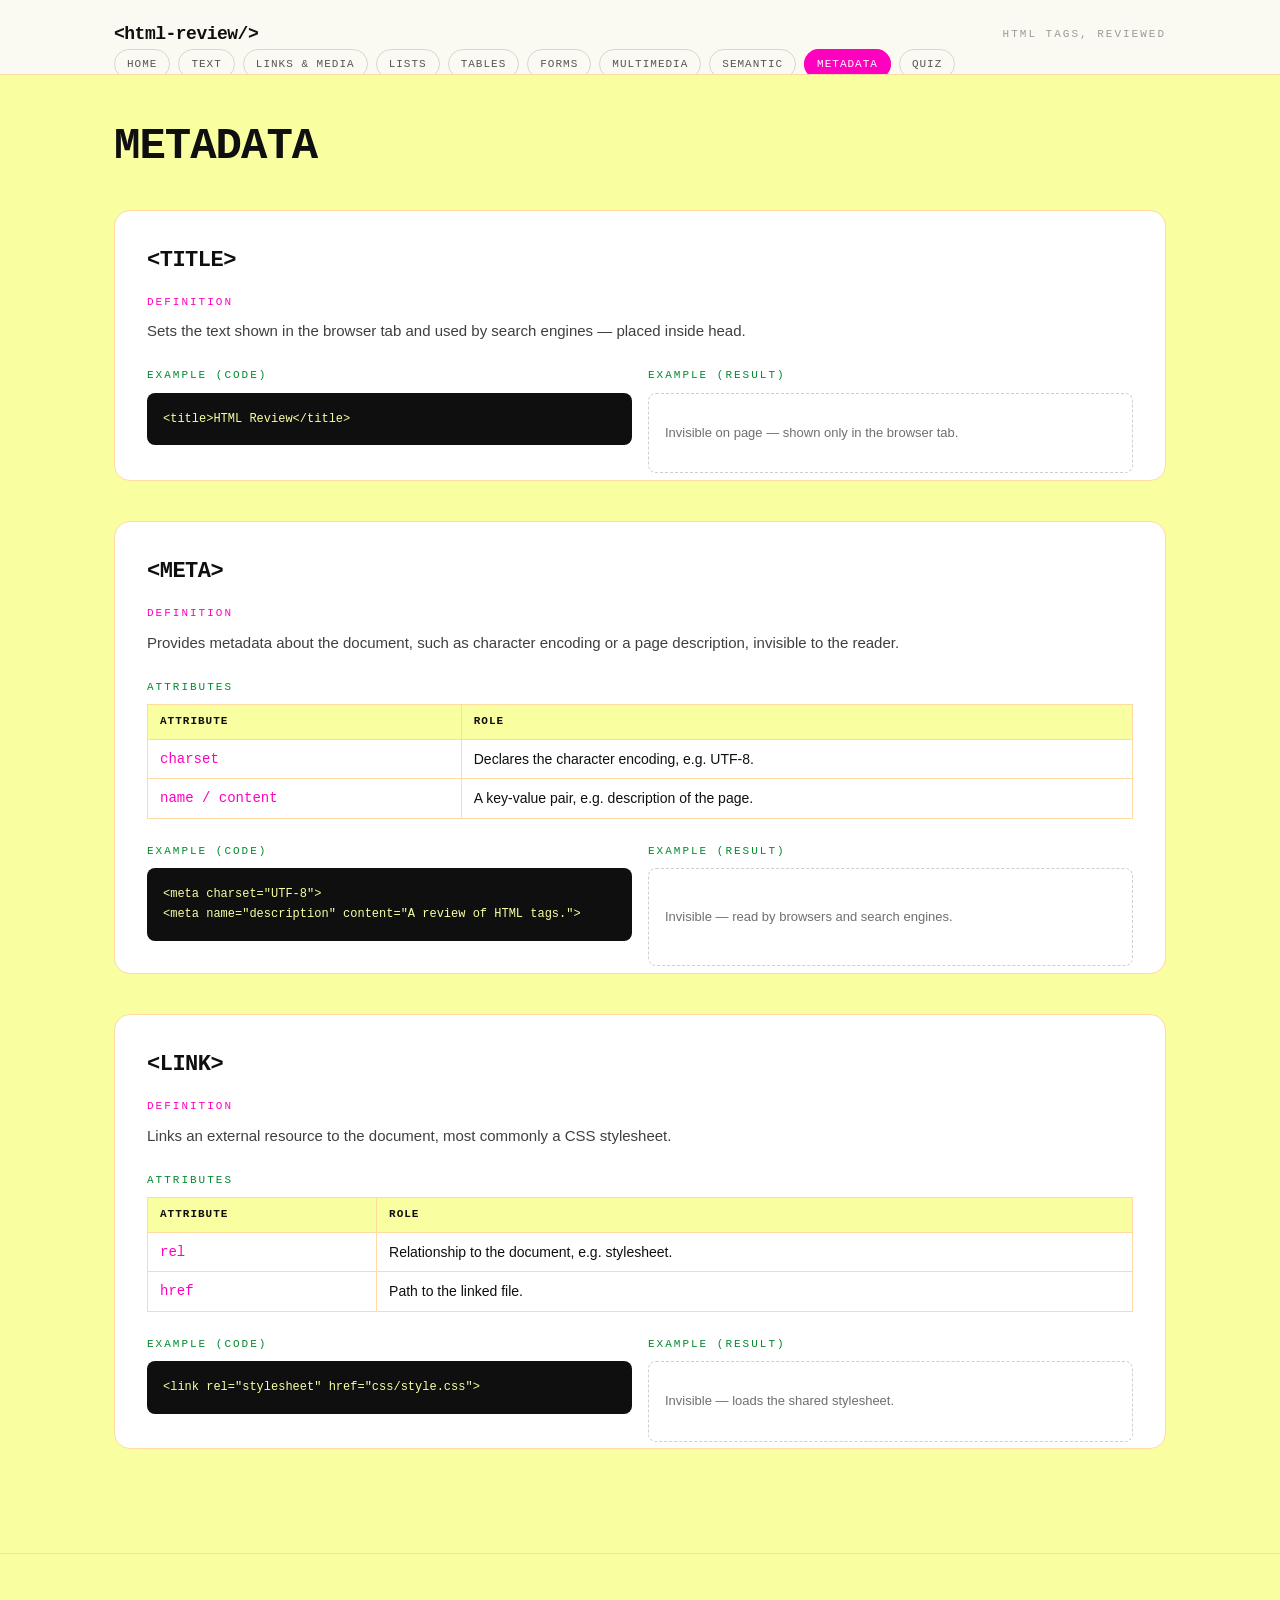
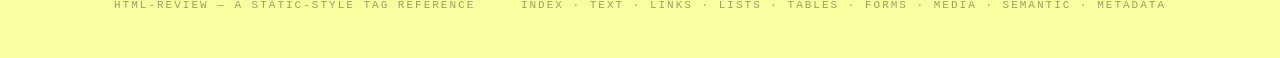
<file: metadata.html>
<!DOCTYPE html>
<html lang="en">
<head>
  <meta charset="UTF-8">
  <meta name="viewport" content="width=device-width, initial-scale=1.0">
  <meta name="description" content="A review of HTML tags: definitions, attributes and examples.">
  <title>Metadata — HTML Review</title>
  <link rel="stylesheet" href="css/style.css">
</head>
<body>
  <header class="site-header">
    <div class="container header-row">
      <a class="logo" href="index.html">&lt;html-review/&gt;</a>
      <span class="motto">HTML tags, reviewed</span>
    </div>
    <nav class="container">
      <ul class="nav-list">
          <li><a class="nav-pill" href="index.html">Home</a></li>
          <li><a class="nav-pill" href="text.html">Text</a></li>
          <li><a class="nav-pill" href="links.html">Links & Media</a></li>
          <li><a class="nav-pill" href="lists.html">Lists</a></li>
          <li><a class="nav-pill" href="tables.html">Tables</a></li>
          <li><a class="nav-pill" href="forms.html">Forms</a></li>
          <li><a class="nav-pill" href="multimedia.html">Multimedia</a></li>
          <li><a class="nav-pill" href="semantic.html">Semantic</a></li>
          <li><a class="nav-pill active" href="metadata.html">Metadata</a></li>
          <li><a class="nav-pill" href="quiz.html">Quiz</a></li>
      </ul>
    </nav>
  </header>
  <main class="container page-main">
    <h1 class="page-title">Metadata</h1>
    <section class="lesson-card">
      <h2 class="tag-title">&lt;title&gt;</h2>
      <div class="block">
        <p class="kicker">Definition</p>
        <p class="def">Sets the text shown in the browser tab and used by search engines — placed inside head.</p>
      </div>

      <div class="demo-grid">
        <div>
          <p class="kicker kicker-green">Example (code)</p>
          <pre class="code"><code>&lt;title&gt;HTML Review&lt;/title&gt;</code></pre>
        </div>
        <div>
          <p class="kicker kicker-green">Example (result)</p>
          <div class="result"><span style="color:rgba(15,15,15,.6);font-size:13px">Invisible on page — shown only in the browser tab.</span></div>
        </div>
      </div>
    </section>
    <section class="lesson-card">
      <h2 class="tag-title">&lt;meta&gt;</h2>
      <div class="block">
        <p class="kicker">Definition</p>
        <p class="def">Provides metadata about the document, such as character encoding or a page description, invisible to the reader.</p>
      </div>
      <div class="block">
        <p class="kicker kicker-green">Attributes</p>
        <table class="attr-table">
          <thead><tr><th>Attribute</th><th>Role</th></tr></thead>
          <tbody>
          <tr><td class="attr">charset</td><td>Declares the character encoding, e.g. UTF-8.</td></tr>
          <tr><td class="attr">name / content</td><td>A key-value pair, e.g. description of the page.</td></tr>
          </tbody>
        </table>
      </div>
      <div class="demo-grid">
        <div>
          <p class="kicker kicker-green">Example (code)</p>
          <pre class="code"><code>&lt;meta charset="UTF-8"&gt;
&lt;meta name="description" content="A review of HTML tags."&gt;</code></pre>
        </div>
        <div>
          <p class="kicker kicker-green">Example (result)</p>
          <div class="result"><span style="color:rgba(15,15,15,.6);font-size:13px">Invisible — read by browsers and search engines.</span></div>
        </div>
      </div>
    </section>
    <section class="lesson-card">
      <h2 class="tag-title">&lt;link&gt;</h2>
      <div class="block">
        <p class="kicker">Definition</p>
        <p class="def">Links an external resource to the document, most commonly a CSS stylesheet.</p>
      </div>
      <div class="block">
        <p class="kicker kicker-green">Attributes</p>
        <table class="attr-table">
          <thead><tr><th>Attribute</th><th>Role</th></tr></thead>
          <tbody>
          <tr><td class="attr">rel</td><td>Relationship to the document, e.g. stylesheet.</td></tr>
          <tr><td class="attr">href</td><td>Path to the linked file.</td></tr>
          </tbody>
        </table>
      </div>
      <div class="demo-grid">
        <div>
          <p class="kicker kicker-green">Example (code)</p>
          <pre class="code"><code>&lt;link rel="stylesheet" href="css/style.css"&gt;</code></pre>
        </div>
        <div>
          <p class="kicker kicker-green">Example (result)</p>
          <div class="result"><span style="color:rgba(15,15,15,.6);font-size:13px">Invisible — loads the shared stylesheet.</span></div>
        </div>
      </div>
    </section>
  </main>
  <footer class="site-footer">
    <div class="container footer-row">
      <p class="motto">html-review — a static-style tag reference</p>
      <p class="motto">index · text · links · lists · tables · forms · media · semantic · metadata</p>
    </div>
  </footer>
</body>
</html>
</file>
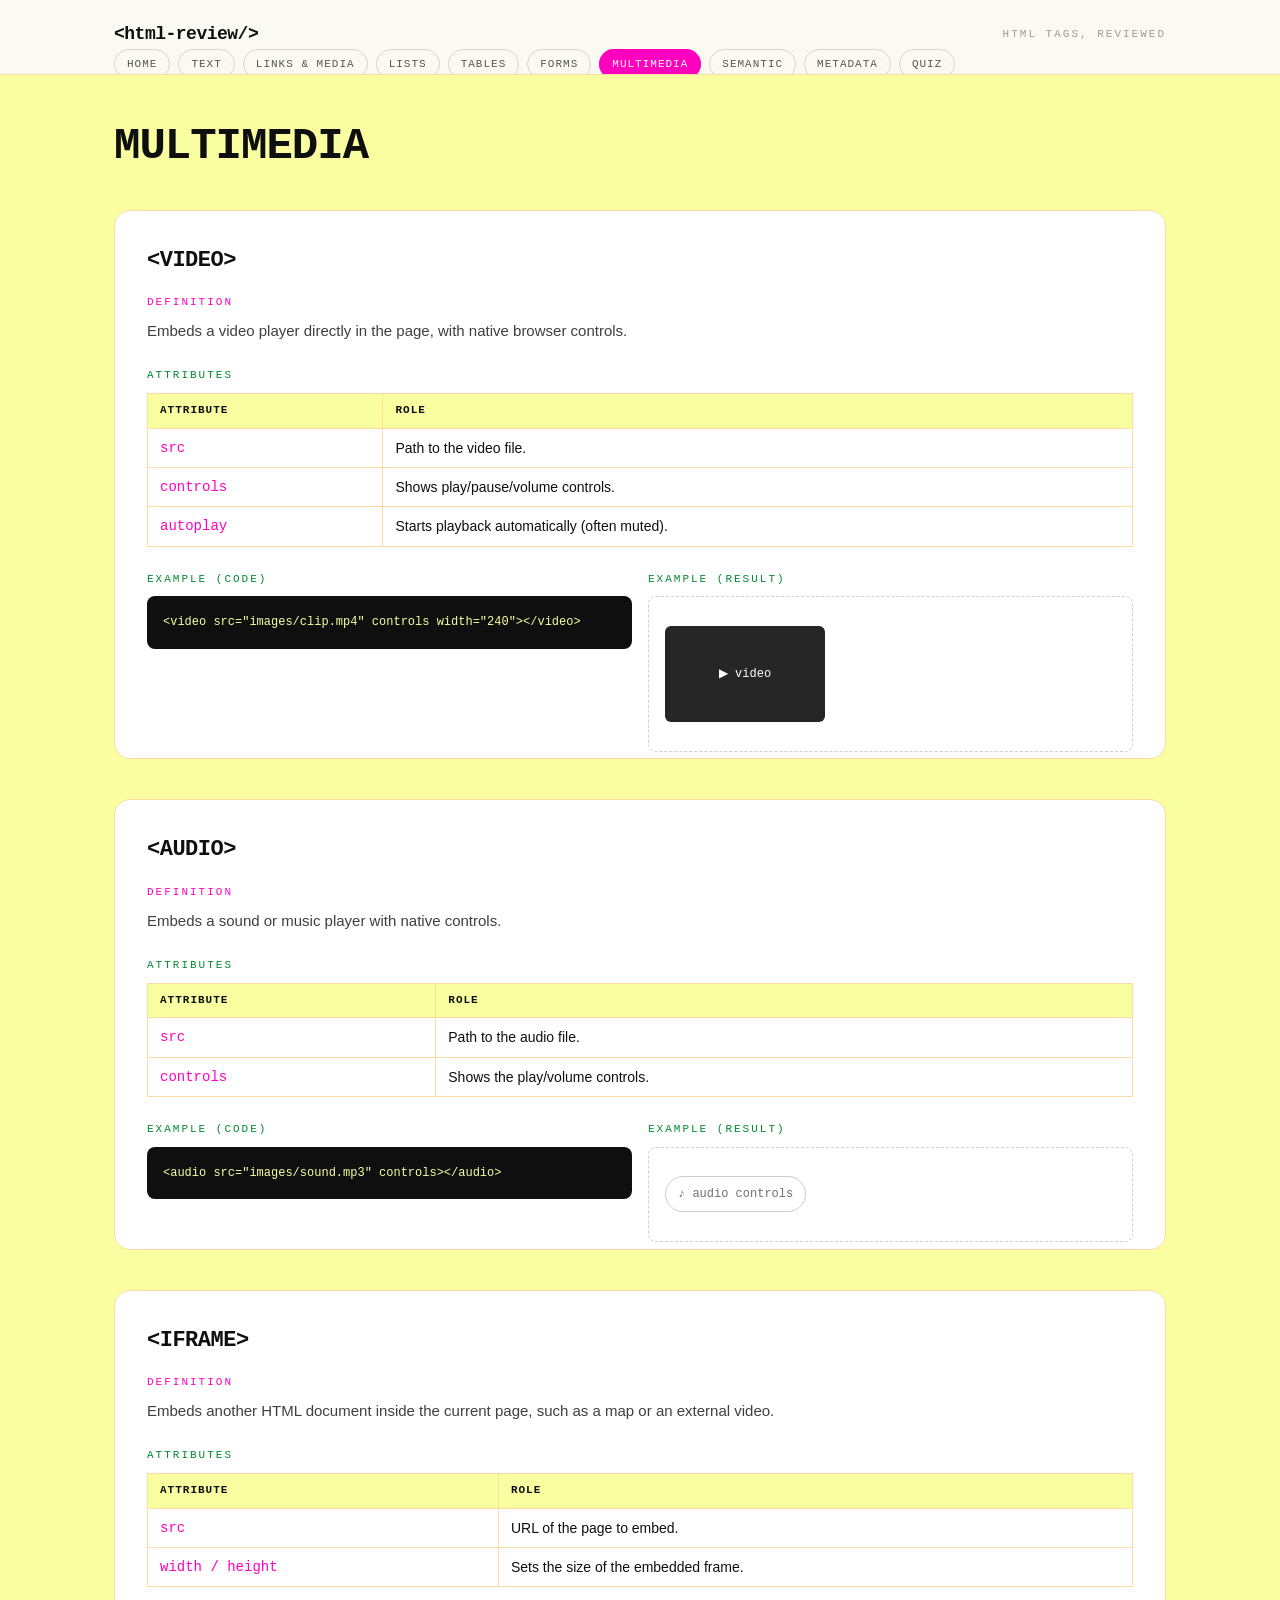
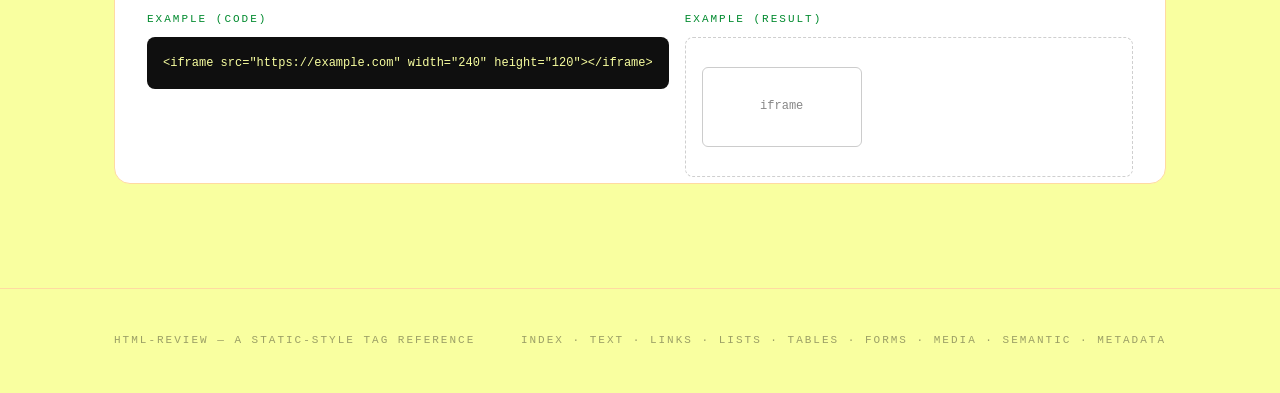
<file: multimedia.html>
<!DOCTYPE html>
<html lang="en">
<head>
  <meta charset="UTF-8">
  <meta name="viewport" content="width=device-width, initial-scale=1.0">
  <meta name="description" content="A review of HTML tags: definitions, attributes and examples.">
  <title>Multimedia — HTML Review</title>
  <link rel="stylesheet" href="css/style.css">
</head>
<body>
  <header class="site-header">
    <div class="container header-row">
      <a class="logo" href="index.html">&lt;html-review/&gt;</a>
      <span class="motto">HTML tags, reviewed</span>
    </div>
    <nav class="container">
      <ul class="nav-list">
          <li><a class="nav-pill" href="index.html">Home</a></li>
          <li><a class="nav-pill" href="text.html">Text</a></li>
          <li><a class="nav-pill" href="links.html">Links & Media</a></li>
          <li><a class="nav-pill" href="lists.html">Lists</a></li>
          <li><a class="nav-pill" href="tables.html">Tables</a></li>
          <li><a class="nav-pill" href="forms.html">Forms</a></li>
          <li><a class="nav-pill active" href="multimedia.html">Multimedia</a></li>
          <li><a class="nav-pill" href="semantic.html">Semantic</a></li>
          <li><a class="nav-pill" href="metadata.html">Metadata</a></li>
          <li><a class="nav-pill" href="quiz.html">Quiz</a></li>
      </ul>
    </nav>
  </header>
  <main class="container page-main">
    <h1 class="page-title">Multimedia</h1>
    <section class="lesson-card">
      <h2 class="tag-title">&lt;video&gt;</h2>
      <div class="block">
        <p class="kicker">Definition</p>
        <p class="def">Embeds a video player directly in the page, with native browser controls.</p>
      </div>
      <div class="block">
        <p class="kicker kicker-green">Attributes</p>
        <table class="attr-table">
          <thead><tr><th>Attribute</th><th>Role</th></tr></thead>
          <tbody>
          <tr><td class="attr">src</td><td>Path to the video file.</td></tr>
          <tr><td class="attr">controls</td><td>Shows play/pause/volume controls.</td></tr>
          <tr><td class="attr">autoplay</td><td>Starts playback automatically (often muted).</td></tr>
          </tbody>
        </table>
      </div>
      <div class="demo-grid">
        <div>
          <p class="kicker kicker-green">Example (code)</p>
          <pre class="code"><code>&lt;video src="images/clip.mp4" controls width="240"&gt;&lt;/video&gt;</code></pre>
        </div>
        <div>
          <p class="kicker kicker-green">Example (result)</p>
          <div class="result"><div style="width:160px;height:96px;background:rgba(15,15,15,.9);border-radius:6px;display:flex;align-items:center;justify-content:center;color:#fff;font-family:monospace;font-size:12px">▶ video</div></div>
        </div>
      </div>
    </section>
    <section class="lesson-card">
      <h2 class="tag-title">&lt;audio&gt;</h2>
      <div class="block">
        <p class="kicker">Definition</p>
        <p class="def">Embeds a sound or music player with native controls.</p>
      </div>
      <div class="block">
        <p class="kicker kicker-green">Attributes</p>
        <table class="attr-table">
          <thead><tr><th>Attribute</th><th>Role</th></tr></thead>
          <tbody>
          <tr><td class="attr">src</td><td>Path to the audio file.</td></tr>
          <tr><td class="attr">controls</td><td>Shows the play/volume controls.</td></tr>
          </tbody>
        </table>
      </div>
      <div class="demo-grid">
        <div>
          <p class="kicker kicker-green">Example (code)</p>
          <pre class="code"><code>&lt;audio src="images/sound.mp3" controls&gt;&lt;/audio&gt;</code></pre>
        </div>
        <div>
          <p class="kicker kicker-green">Example (result)</p>
          <div class="result"><div style="max-width:220px;height:36px;border:1px solid #ccc;border-radius:99px;display:flex;align-items:center;padding:0 12px;font-family:monospace;font-size:12px;color:rgba(15,15,15,.6)">♪ audio controls</div></div>
        </div>
      </div>
    </section>
    <section class="lesson-card">
      <h2 class="tag-title">&lt;iframe&gt;</h2>
      <div class="block">
        <p class="kicker">Definition</p>
        <p class="def">Embeds another HTML document inside the current page, such as a map or an external video.</p>
      </div>
      <div class="block">
        <p class="kicker kicker-green">Attributes</p>
        <table class="attr-table">
          <thead><tr><th>Attribute</th><th>Role</th></tr></thead>
          <tbody>
          <tr><td class="attr">src</td><td>URL of the page to embed.</td></tr>
          <tr><td class="attr">width / height</td><td>Sets the size of the embedded frame.</td></tr>
          </tbody>
        </table>
      </div>
      <div class="demo-grid">
        <div>
          <p class="kicker kicker-green">Example (code)</p>
          <pre class="code"><code>&lt;iframe src="https://example.com" width="240" height="120"&gt;&lt;/iframe&gt;</code></pre>
        </div>
        <div>
          <p class="kicker kicker-green">Example (result)</p>
          <div class="result"><div style="width:160px;height:80px;border:1px solid #ccc;border-radius:6px;display:flex;align-items:center;justify-content:center;font-family:monospace;font-size:12px;color:rgba(15,15,15,.5)">iframe</div></div>
        </div>
      </div>
    </section>
  </main>
  <footer class="site-footer">
    <div class="container footer-row">
      <p class="motto">html-review — a static-style tag reference</p>
      <p class="motto">index · text · links · lists · tables · forms · media · semantic · metadata</p>
    </div>
  </footer>
</body>
</html>
</file>
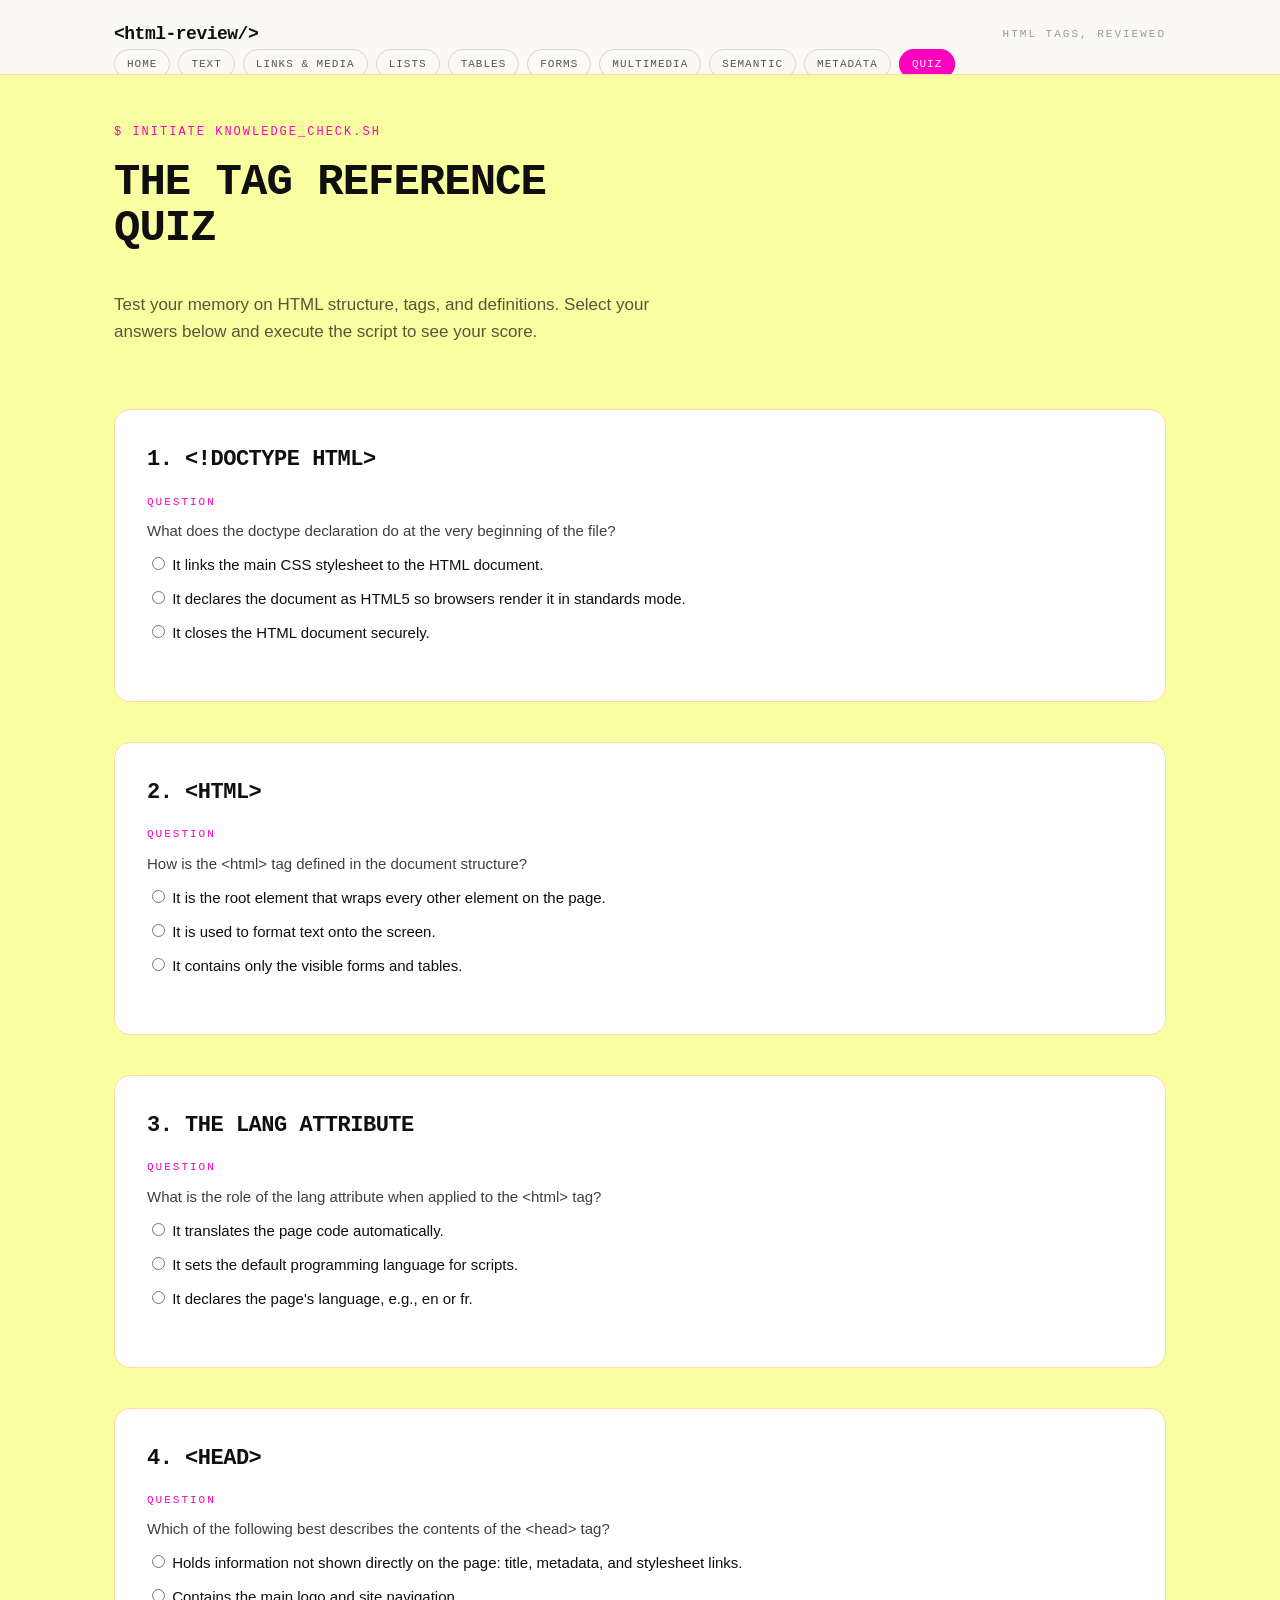
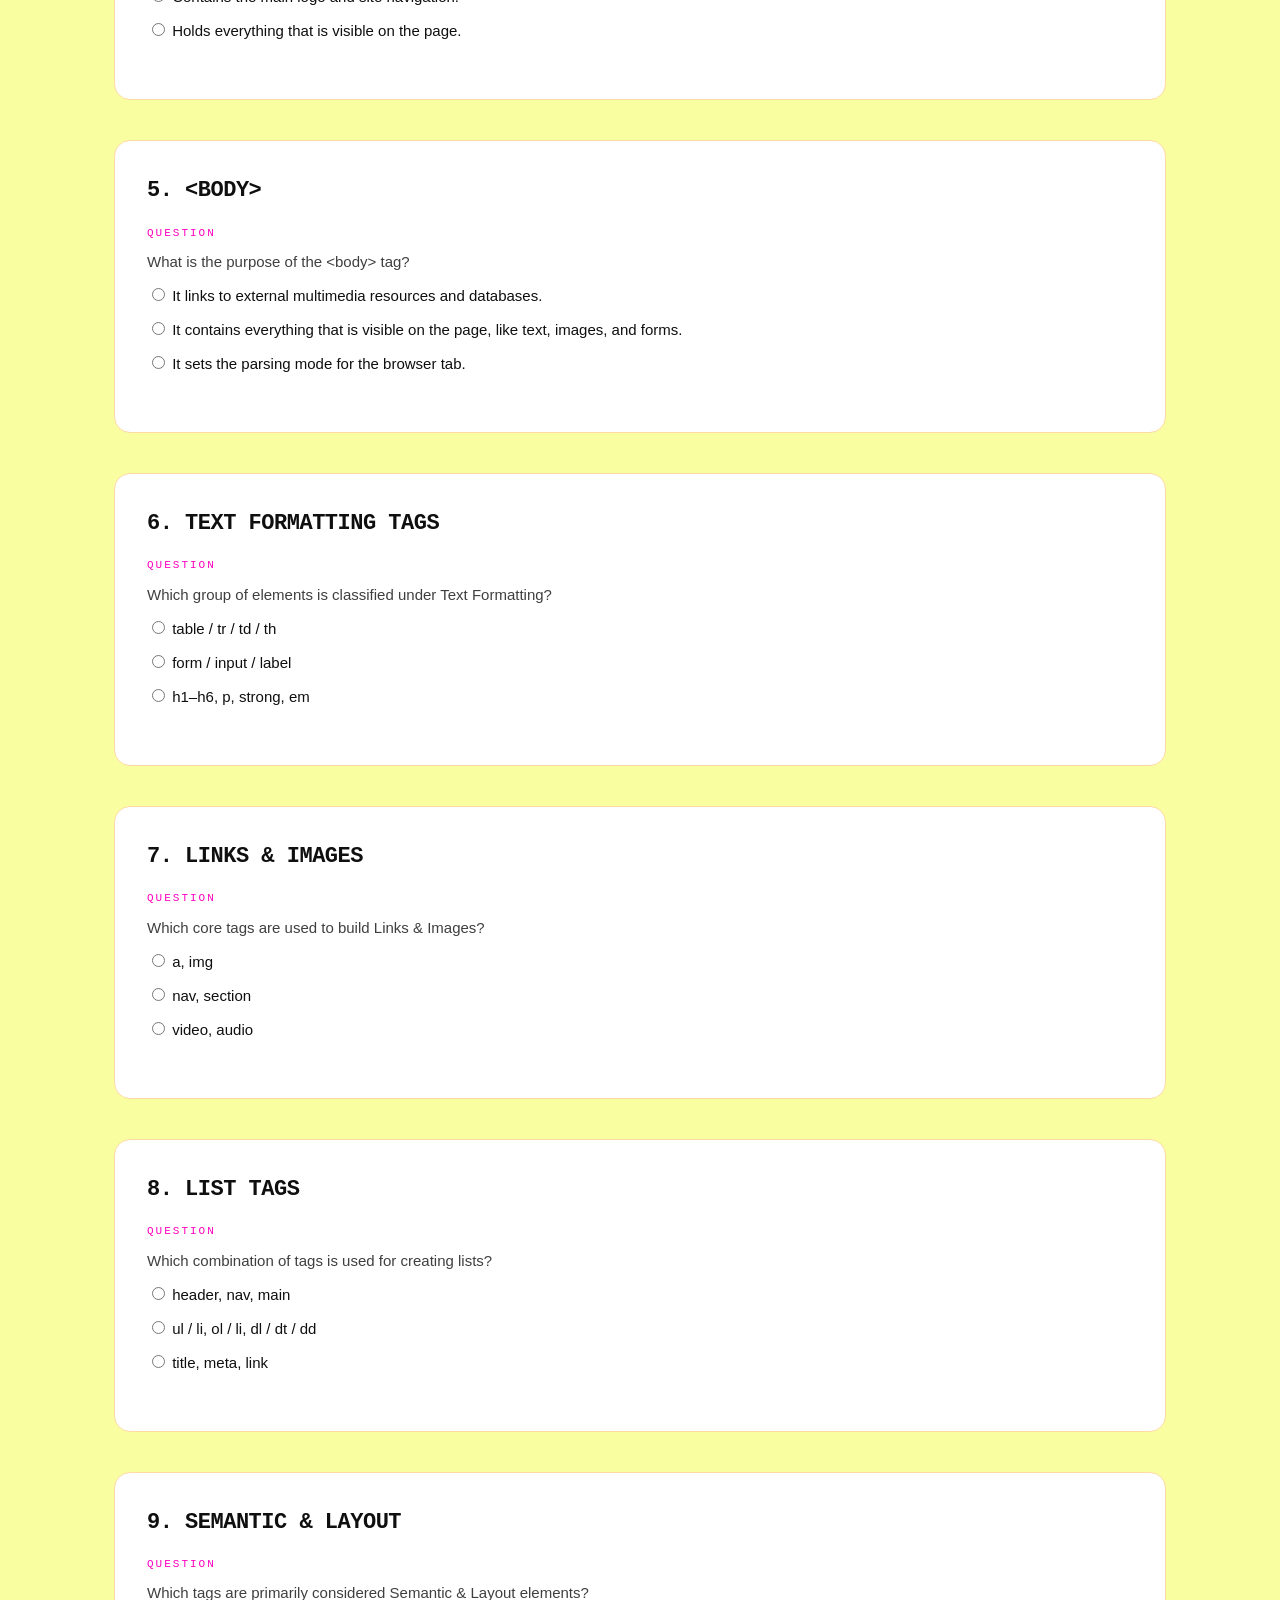
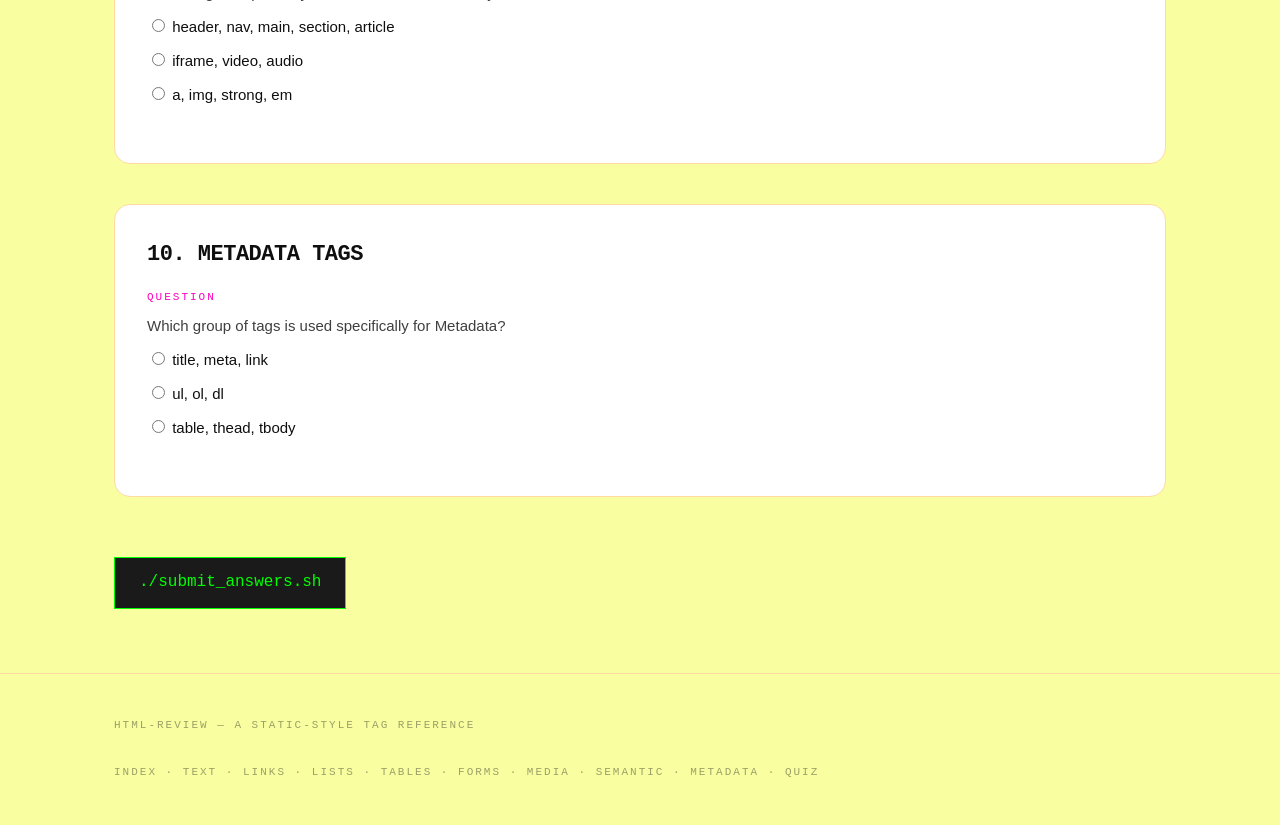
<file: quiz.html>
<!DOCTYPE html>
<html lang="en">
<head>
  <meta charset="UTF-8">
  <meta name="viewport" content="width=device-width, initial-scale=1.0">
  <meta name="description" content="HTML Tag Reference Quiz.">
  <title>HTML Review — Quiz</title>
  <link rel="stylesheet" href="css/style.css">
  
  <style>
    /* CSS Score Calculation Logic (No JavaScript) */
    body { counter-reset: correct 0 incorrect 0; }
    
    input.correct:checked { counter-increment: correct; }
    input.wrong:checked { counter-increment: incorrect; }

    #results-box { display: none; }
    
    #finish-quiz:checked ~ #results-box {
      display: block;
      margin-top: 40px;
      border-color: #4CAF50;
    }
    
    #finish-quiz:checked ~ .lesson-card:not(#results-box) {
      pointer-events: none;
      opacity: 0.6;
    }
    
    .score-correct::after { content: counter(correct); font-weight: bold; color: #4CAF50; }
    .score-incorrect::after { content: counter(incorrect); font-weight: bold; color: #f44336; }

    .btn-terminal {
      display: inline-block;
      padding: 12px 24px;
      margin-top: 20px;
      background: #1a1a1a;
      color: #00ff00;
      font-family: monospace;
      font-size: 16px;
      border: 1px solid #00ff00;
      cursor: pointer;
      text-transform: lowercase;
    }
    
    .btn-terminal:hover {
      background: #00ff00;
      color: #1a1a1a;
    }

    .quiz-option {
      display: block;
      margin: 10px 0;
      font-size: 15px;
      cursor: pointer;
    }
  </style>
</head>
<body>
  <header class="site-header">
    <div class="container header-row">
      <a class="logo" href="index.html">&lt;html-review/&gt;</a>
      <span class="motto">HTML tags, reviewed</span>
    </div>
    <nav class="container">
      <ul class="nav-list">
          <li><a class="nav-pill" href="index.html">Home</a></li>
          <li><a class="nav-pill" href="text.html">Text</a></li>
          <li><a class="nav-pill" href="links.html">Links & Media</a></li>
          <li><a class="nav-pill" href="lists.html">Lists</a></li>
          <li><a class="nav-pill" href="tables.html">Tables</a></li>
          <li><a class="nav-pill" href="forms.html">Forms</a></li>
          <li><a class="nav-pill" href="multimedia.html">Multimedia</a></li>
          <li><a class="nav-pill" href="semantic.html">Semantic</a></li>
          <li><a class="nav-pill" href="metadata.html">Metadata</a></li>
          <li><a class="nav-pill active" href="quiz.html">Quiz</a></li>
      </ul>
    </nav>
  </header>

  <main class="container page-main">
    <div class="hero">
      <p class="terminal-prompt">$ initiate knowledge_check.sh</p>
      <h1 class="hero-title">The Tag Reference<br>Quiz</h1>
      <p class="hero-sub">Test your memory on HTML structure, tags, and definitions. Select your answers below and execute the script to see your score.</p>
    </div>

    <form class="quiz-form" action="#" method="get">
      
      <!-- Hidden Checkbox that activates the CSS scoring system -->
      <input type="checkbox" id="finish-quiz" style="display: none;">

      <section class="lesson-card">
        <h2 class="tag-title">1. &lt;!DOCTYPE html&gt;</h2>
        <div class="block">
          <p class="kicker">Question</p>
          <p class="def">What does the doctype declaration do at the very beginning of the file?</p>
          
          <label class="quiz-option"><input type="radio" name="q1" value="A" class="wrong"> It links the main CSS stylesheet to the HTML document.</label>
          <label class="quiz-option"><input type="radio" name="q1" value="B" class="correct"> It declares the document as HTML5 so browsers render it in standards mode.</label>
          <label class="quiz-option"><input type="radio" name="q1" value="C" class="wrong"> It closes the HTML document securely.</label>
        </div>
      </section>
      <section class="lesson-card">
        <h2 class="tag-title">2. &lt;html&gt;</h2>
        <div class="block">
          <p class="kicker">Question</p>
          <p class="def">How is the &lt;html&gt; tag defined in the document structure?</p>
          
          <label class="quiz-option"><input type="radio" name="q2" value="A" class="correct"> It is the root element that wraps every other element on the page.</label>
          <label class="quiz-option"><input type="radio" name="q2" value="B" class="wrong"> It is used to format text onto the screen.</label>
          <label class="quiz-option"><input type="radio" name="q2" value="C" class="wrong"> It contains only the visible forms and tables.</label>
        </div>
      </section>

      <section class="lesson-card">
        <h2 class="tag-title">3. The lang attribute</h2>
        <div class="block">
          <p class="kicker">Question</p>
          <p class="def">What is the role of the lang attribute when applied to the &lt;html&gt; tag?</p>
          
          <label class="quiz-option"><input type="radio" name="q3" value="A" class="wrong"> It translates the page code automatically.</label>
          <label class="quiz-option"><input type="radio" name="q3" value="B" class="wrong"> It sets the default programming language for scripts.</label>
          <label class="quiz-option"><input type="radio" name="q3" value="C" class="correct"> It declares the page's language, e.g., en or fr.</label>
        </div>
      </section>

      <section class="lesson-card">
        <h2 class="tag-title">4. &lt;head&gt;</h2>
        <div class="block">
          <p class="kicker">Question</p>
          <p class="def">Which of the following best describes the contents of the &lt;head&gt; tag?</p>
          
          <label class="quiz-option"><input type="radio" name="q4" value="A" class="correct"> Holds information not shown directly on the page: title, metadata, and stylesheet links.</label>
          <label class="quiz-option"><input type="radio" name="q4" value="B" class="wrong"> Contains the main logo and site navigation.</label>
          <label class="quiz-option"><input type="radio" name="q4" value="C" class="wrong"> Holds everything that is visible on the page.</label>
        </div>
      </section>

      <section class="lesson-card">
        <h2 class="tag-title">5. &lt;body&gt;</h2>
        <div class="block">
          <p class="kicker">Question</p>
          <p class="def">What is the purpose of the &lt;body&gt; tag?</p>
          
          <label class="quiz-option"><input type="radio" name="q5" value="A" class="wrong"> It links to external multimedia resources and databases.</label>
          <label class="quiz-option"><input type="radio" name="q5" value="B" class="correct"> It contains everything that is visible on the page, like text, images, and forms.</label>
          <label class="quiz-option"><input type="radio" name="q5" value="C" class="wrong"> It sets the parsing mode for the browser tab.</label>
        </div>
      </section>

      <section class="lesson-card">
        <h2 class="tag-title">6. Text Formatting Tags</h2>
        <div class="block">
          <p class="kicker">Question</p>
          <p class="def">Which group of elements is classified under Text Formatting?</p>
          
          <label class="quiz-option"><input type="radio" name="q6" value="A" class="wrong"> table / tr / td / th</label>
          <label class="quiz-option"><input type="radio" name="q6" value="B" class="wrong"> form / input / label</label>
          <label class="quiz-option"><input type="radio" name="q6" value="C" class="correct"> h1–h6, p, strong, em</label>
        </div>
      </section>
      <section class="lesson-card">
        <h2 class="tag-title">7. Links & Images</h2>
        <div class="block">
          <p class="kicker">Question</p>
          <p class="def">Which core tags are used to build Links & Images?</p>
          
          <label class="quiz-option"><input type="radio" name="q7" value="A" class="correct"> a, img</label>
          <label class="quiz-option"><input type="radio" name="q7" value="B" class="wrong"> nav, section</label>
          <label class="quiz-option"><input type="radio" name="q7" value="C" class="wrong"> video, audio</label>
        </div>
      </section>

      <section class="lesson-card">
        <h2 class="tag-title">8. List Tags</h2>
        <div class="block">
          <p class="kicker">Question</p>
          <p class="def">Which combination of tags is used for creating lists?</p>
          
          <label class="quiz-option"><input type="radio" name="q8" value="A" class="wrong"> header, nav, main</label>
          <label class="quiz-option"><input type="radio" name="q8" value="B" class="correct"> ul / li, ol / li, dl / dt / dd</label>
          <label class="quiz-option"><input type="radio" name="q8" value="C" class="wrong"> title, meta, link</label>
        </div>
      </section>

      <section class="lesson-card">
        <h2 class="tag-title">9. Semantic & Layout</h2>
        <div class="block">
          <p class="kicker">Question</p>
          <p class="def">Which tags are primarily considered Semantic & Layout elements?</p>
          
          <label class="quiz-option"><input type="radio" name="q9" value="A" class="correct"> header, nav, main, section, article</label>
          <label class="quiz-option"><input type="radio" name="q9" value="B" class="wrong"> iframe, video, audio</label>
          <label class="quiz-option"><input type="radio" name="q9" value="C" class="wrong"> a, img, strong, em</label>
        </div>
      </section>

      <section class="lesson-card">
        <h2 class="tag-title">10. Metadata Tags</h2>
        <div class="block">
          <p class="kicker">Question</p>
          <p class="def">Which group of tags is used specifically for Metadata?</p>
          
          <label class="quiz-option"><input type="radio" name="q10" value="A" class="correct"> title, meta, link</label>
          <label class="quiz-option"><input type="radio" name="q10" value="B" class="wrong"> ul, ol, dl</label>
          <label class="quiz-option"><input type="radio" name="q10" value="C" class="wrong"> table, thead, tbody</label>
        </div>
      </section>

      <!-- Results Box (shown after label click) -->
      <section id="results-box" class="lesson-card">
        <h2 class="tag-title" style="color:#00ff00;">&gt; execution_complete</h2>
        <div class="block">
          <p class="kicker kicker-green">Results Output</p>
          <p style="font-size: 18px;">Correct Answers: <span class="score-correct"></span> / 10</p>
          <p style="font-size: 18px;">Incorrect Answers: <span class="score-incorrect"></span></p>
        </div>
      </section>

      <!-- Label acting as a submit button -->
      <label for="finish-quiz" class="btn-terminal">./submit_answers.sh</label>

    </form>
  </main>

  <footer class="site-footer">
    <div class="container footer-row">
      <p class="motto">html-review — a static-style tag reference</p>
      <p class="motto">index · text · links · lists · tables · forms · media · semantic · metadata · quiz</p>
    </div>
  </footer>
</body>
</html>
</file>
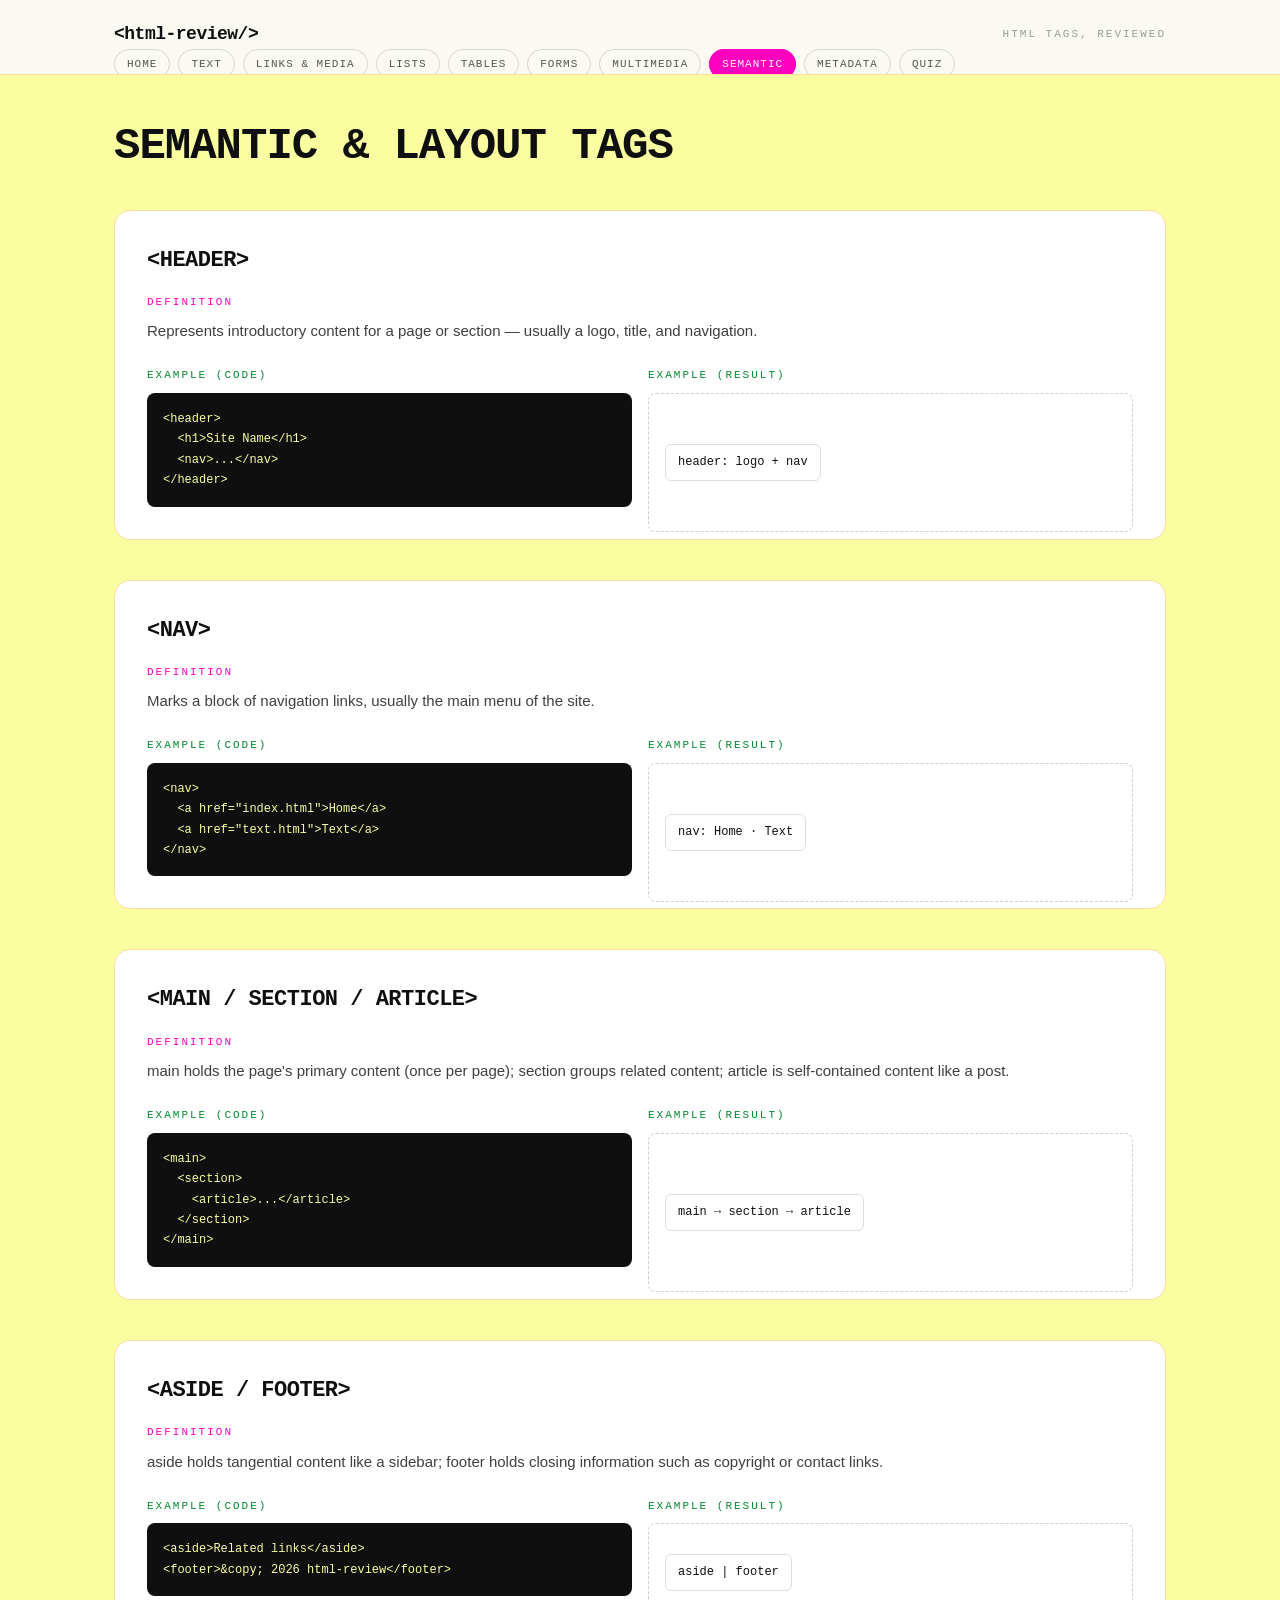
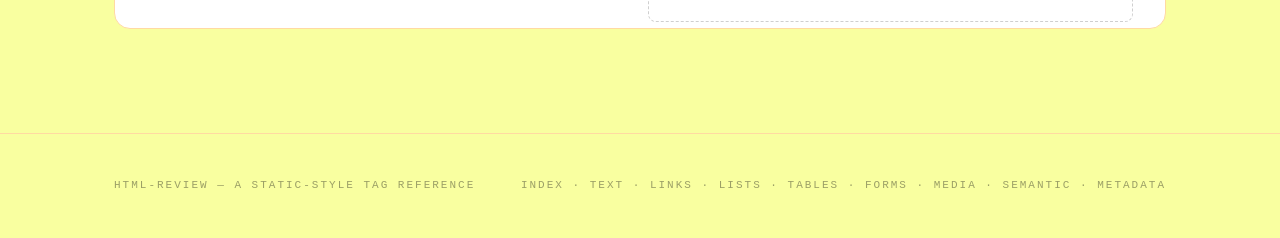
<file: semantic.html>
<!DOCTYPE html>
<html lang="en">
<head>
  <meta charset="UTF-8">
  <meta name="viewport" content="width=device-width, initial-scale=1.0">
  <meta name="description" content="A review of HTML tags: definitions, attributes and examples.">
  <title>Semantic & Layout Tags — HTML Review</title>
  <link rel="stylesheet" href="css/style.css">
</head>
<body>
  <header class="site-header">
    <div class="container header-row">
      <a class="logo" href="index.html">&lt;html-review/&gt;</a>
      <span class="motto">HTML tags, reviewed</span>
    </div>
    <nav class="container">
      <ul class="nav-list">
          <li><a class="nav-pill" href="index.html">Home</a></li>
          <li><a class="nav-pill" href="text.html">Text</a></li>
          <li><a class="nav-pill" href="links.html">Links & Media</a></li>
          <li><a class="nav-pill" href="lists.html">Lists</a></li>
          <li><a class="nav-pill" href="tables.html">Tables</a></li>
          <li><a class="nav-pill" href="forms.html">Forms</a></li>
          <li><a class="nav-pill" href="multimedia.html">Multimedia</a></li>
          <li><a class="nav-pill active" href="semantic.html">Semantic</a></li>
          <li><a class="nav-pill" href="metadata.html">Metadata</a></li>
          <li><a class="nav-pill" href="quiz.html">Quiz</a></li>
      </ul>
    </nav>
  </header>
  <main class="container page-main">
    <h1 class="page-title">Semantic & Layout Tags</h1>
    <section class="lesson-card">
      <h2 class="tag-title">&lt;header&gt;</h2>
      <div class="block">
        <p class="kicker">Definition</p>
        <p class="def">Represents introductory content for a page or section — usually a logo, title, and navigation.</p>
      </div>

      <div class="demo-grid">
        <div>
          <p class="kicker kicker-green">Example (code)</p>
          <pre class="code"><code>&lt;header&gt;
  &lt;h1&gt;Site Name&lt;/h1&gt;
  &lt;nav&gt;...&lt;/nav&gt;
&lt;/header&gt;</code></pre>
        </div>
        <div>
          <p class="kicker kicker-green">Example (result)</p>
          <div class="result"><div style="border:1px solid #ddd;border-radius:6px;padding:8px 12px;font-family:monospace;font-size:12px">header: logo + nav</div></div>
        </div>
      </div>
    </section>
    <section class="lesson-card">
      <h2 class="tag-title">&lt;nav&gt;</h2>
      <div class="block">
        <p class="kicker">Definition</p>
        <p class="def">Marks a block of navigation links, usually the main menu of the site.</p>
      </div>

      <div class="demo-grid">
        <div>
          <p class="kicker kicker-green">Example (code)</p>
          <pre class="code"><code>&lt;nav&gt;
  &lt;a href="index.html"&gt;Home&lt;/a&gt;
  &lt;a href="text.html"&gt;Text&lt;/a&gt;
&lt;/nav&gt;</code></pre>
        </div>
        <div>
          <p class="kicker kicker-green">Example (result)</p>
          <div class="result"><div style="border:1px solid #ddd;border-radius:6px;padding:8px 12px;font-family:monospace;font-size:12px">nav: Home · Text</div></div>
        </div>
      </div>
    </section>
    <section class="lesson-card">
      <h2 class="tag-title">&lt;main / section / article&gt;</h2>
      <div class="block">
        <p class="kicker">Definition</p>
        <p class="def">main holds the page's primary content (once per page); section groups related content; article is self-contained content like a post.</p>
      </div>

      <div class="demo-grid">
        <div>
          <p class="kicker kicker-green">Example (code)</p>
          <pre class="code"><code>&lt;main&gt;
  &lt;section&gt;
    &lt;article&gt;...&lt;/article&gt;
  &lt;/section&gt;
&lt;/main&gt;</code></pre>
        </div>
        <div>
          <p class="kicker kicker-green">Example (result)</p>
          <div class="result"><div style="border:1px solid #ddd;border-radius:6px;padding:8px 12px;font-family:monospace;font-size:12px">main → section → article</div></div>
        </div>
      </div>
    </section>
    <section class="lesson-card">
      <h2 class="tag-title">&lt;aside / footer&gt;</h2>
      <div class="block">
        <p class="kicker">Definition</p>
        <p class="def">aside holds tangential content like a sidebar; footer holds closing information such as copyright or contact links.</p>
      </div>

      <div class="demo-grid">
        <div>
          <p class="kicker kicker-green">Example (code)</p>
          <pre class="code"><code>&lt;aside&gt;Related links&lt;/aside&gt;
&lt;footer&gt;&amp;copy; 2026 html-review&lt;/footer&gt;</code></pre>
        </div>
        <div>
          <p class="kicker kicker-green">Example (result)</p>
          <div class="result"><div style="border:1px solid #ddd;border-radius:6px;padding:8px 12px;font-family:monospace;font-size:12px">aside | footer</div></div>
        </div>
      </div>
    </section>
  </main>
  <footer class="site-footer">
    <div class="container footer-row">
      <p class="motto">html-review — a static-style tag reference</p>
      <p class="motto">index · text · links · lists · tables · forms · media · semantic · metadata</p>
    </div>
  </footer>
</body>
</html>
</file>
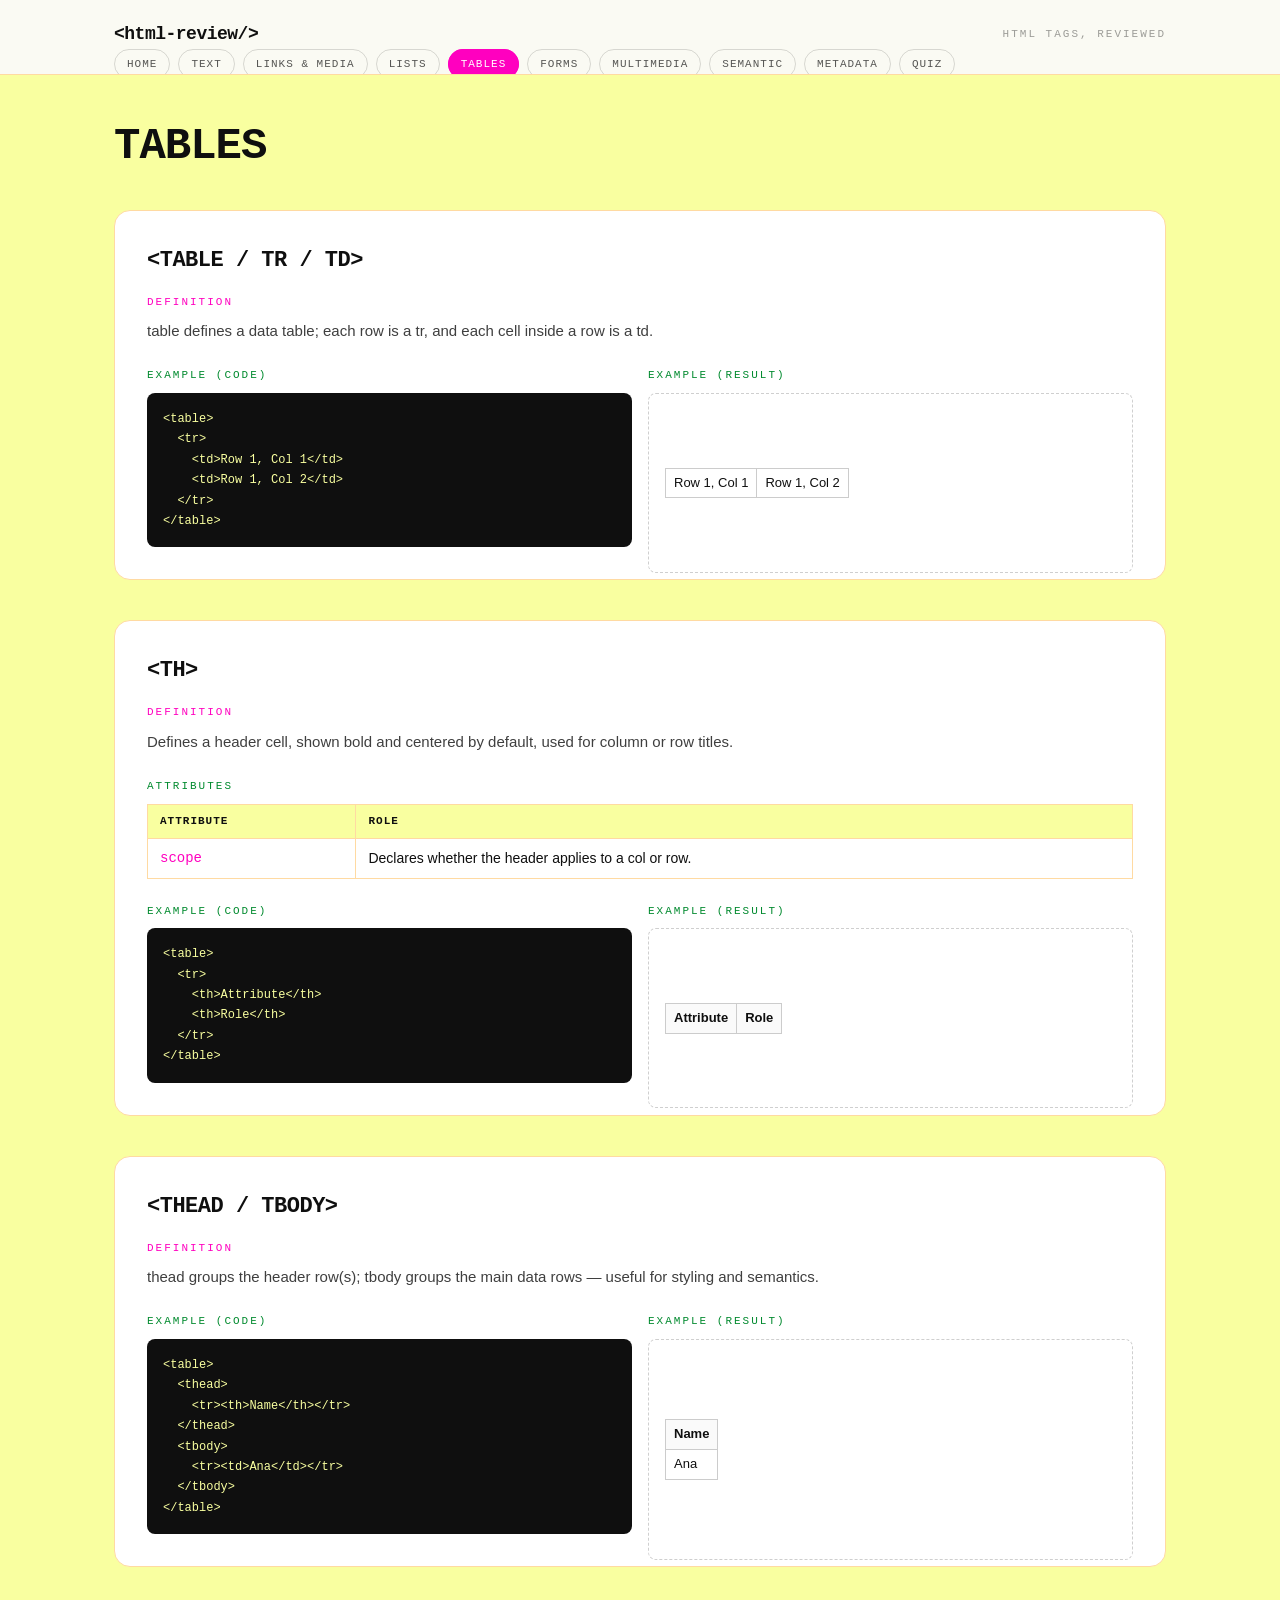
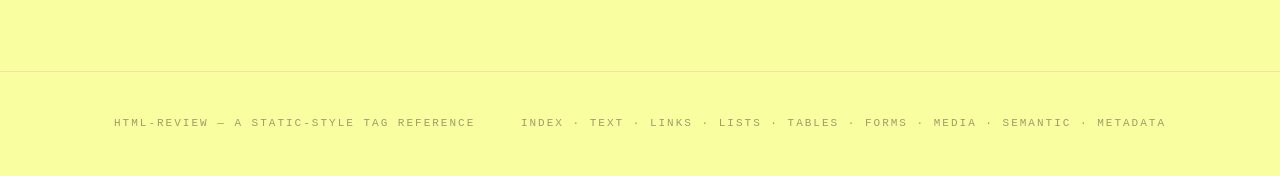
<file: tables.html>
<!DOCTYPE html>
<html lang="en">
<head>
  <meta charset="UTF-8">
  <meta name="viewport" content="width=device-width, initial-scale=1.0">
  <meta name="description" content="A review of HTML tags: definitions, attributes and examples.">
  <title>Tables — HTML Review</title>
  <link rel="stylesheet" href="css/style.css">
</head>
<body>
  <header class="site-header">
    <div class="container header-row">
      <a class="logo" href="index.html">&lt;html-review/&gt;</a>
      <span class="motto">HTML tags, reviewed</span>
    </div>
    <nav class="container">
      <ul class="nav-list">
          <li><a class="nav-pill" href="index.html">Home</a></li>
          <li><a class="nav-pill" href="text.html">Text</a></li>
          <li><a class="nav-pill" href="links.html">Links & Media</a></li>
          <li><a class="nav-pill" href="lists.html">Lists</a></li>
          <li><a class="nav-pill active" href="tables.html">Tables</a></li>
          <li><a class="nav-pill" href="forms.html">Forms</a></li>
          <li><a class="nav-pill" href="multimedia.html">Multimedia</a></li>
          <li><a class="nav-pill" href="semantic.html">Semantic</a></li>
          <li><a class="nav-pill" href="metadata.html">Metadata</a></li>
          <li><a class="nav-pill" href="quiz.html">Quiz</a></li>
      </ul>
    </nav>
  </header>
  <main class="container page-main">
    <h1 class="page-title">Tables</h1>
    <section class="lesson-card">
      <h2 class="tag-title">&lt;table / tr / td&gt;</h2>
      <div class="block">
        <p class="kicker">Definition</p>
        <p class="def">table defines a data table; each row is a tr, and each cell inside a row is a td.</p>
      </div>

      <div class="demo-grid">
        <div>
          <p class="kicker kicker-green">Example (code)</p>
          <pre class="code"><code>&lt;table&gt;
  &lt;tr&gt;
    &lt;td&gt;Row 1, Col 1&lt;/td&gt;
    &lt;td&gt;Row 1, Col 2&lt;/td&gt;
  &lt;/tr&gt;
&lt;/table&gt;</code></pre>
        </div>
        <div>
          <p class="kicker kicker-green">Example (result)</p>
          <div class="result"><table style="border-collapse:collapse;font-size:13px"><tr><td style="border:1px solid #ccc;padding:4px 8px">Row 1, Col 1</td><td style="border:1px solid #ccc;padding:4px 8px">Row 1, Col 2</td></tr></table></div>
        </div>
      </div>
    </section>
    <section class="lesson-card">
      <h2 class="tag-title">&lt;th&gt;</h2>
      <div class="block">
        <p class="kicker">Definition</p>
        <p class="def">Defines a header cell, shown bold and centered by default, used for column or row titles.</p>
      </div>
      <div class="block">
        <p class="kicker kicker-green">Attributes</p>
        <table class="attr-table">
          <thead><tr><th>Attribute</th><th>Role</th></tr></thead>
          <tbody>
          <tr><td class="attr">scope</td><td>Declares whether the header applies to a col or row.</td></tr>
          </tbody>
        </table>
      </div>
      <div class="demo-grid">
        <div>
          <p class="kicker kicker-green">Example (code)</p>
          <pre class="code"><code>&lt;table&gt;
  &lt;tr&gt;
    &lt;th&gt;Attribute&lt;/th&gt;
    &lt;th&gt;Role&lt;/th&gt;
  &lt;/tr&gt;
&lt;/table&gt;</code></pre>
        </div>
        <div>
          <p class="kicker kicker-green">Example (result)</p>
          <div class="result"><table style="border-collapse:collapse;font-size:13px"><tr><th style="border:1px solid #ccc;padding:4px 8px;background:#FAFAFA">Attribute</th><th style="border:1px solid #ccc;padding:4px 8px;background:#FAFAFA">Role</th></tr></table></div>
        </div>
      </div>
    </section>
    <section class="lesson-card">
      <h2 class="tag-title">&lt;thead / tbody&gt;</h2>
      <div class="block">
        <p class="kicker">Definition</p>
        <p class="def">thead groups the header row(s); tbody groups the main data rows — useful for styling and semantics.</p>
      </div>

      <div class="demo-grid">
        <div>
          <p class="kicker kicker-green">Example (code)</p>
          <pre class="code"><code>&lt;table&gt;
  &lt;thead&gt;
    &lt;tr&gt;&lt;th&gt;Name&lt;/th&gt;&lt;/tr&gt;
  &lt;/thead&gt;
  &lt;tbody&gt;
    &lt;tr&gt;&lt;td&gt;Ana&lt;/td&gt;&lt;/tr&gt;
  &lt;/tbody&gt;
&lt;/table&gt;</code></pre>
        </div>
        <div>
          <p class="kicker kicker-green">Example (result)</p>
          <div class="result"><table style="border-collapse:collapse;font-size:13px"><thead><tr><th style="border:1px solid #ccc;padding:4px 8px;background:#FAFAFA">Name</th></tr></thead><tbody><tr><td style="border:1px solid #ccc;padding:4px 8px">Ana</td></tr></tbody></table></div>
        </div>
      </div>
    </section>
  </main>
  <footer class="site-footer">
    <div class="container footer-row">
      <p class="motto">html-review — a static-style tag reference</p>
      <p class="motto">index · text · links · lists · tables · forms · media · semantic · metadata</p>
    </div>
  </footer>
</body>
</html>
</file>
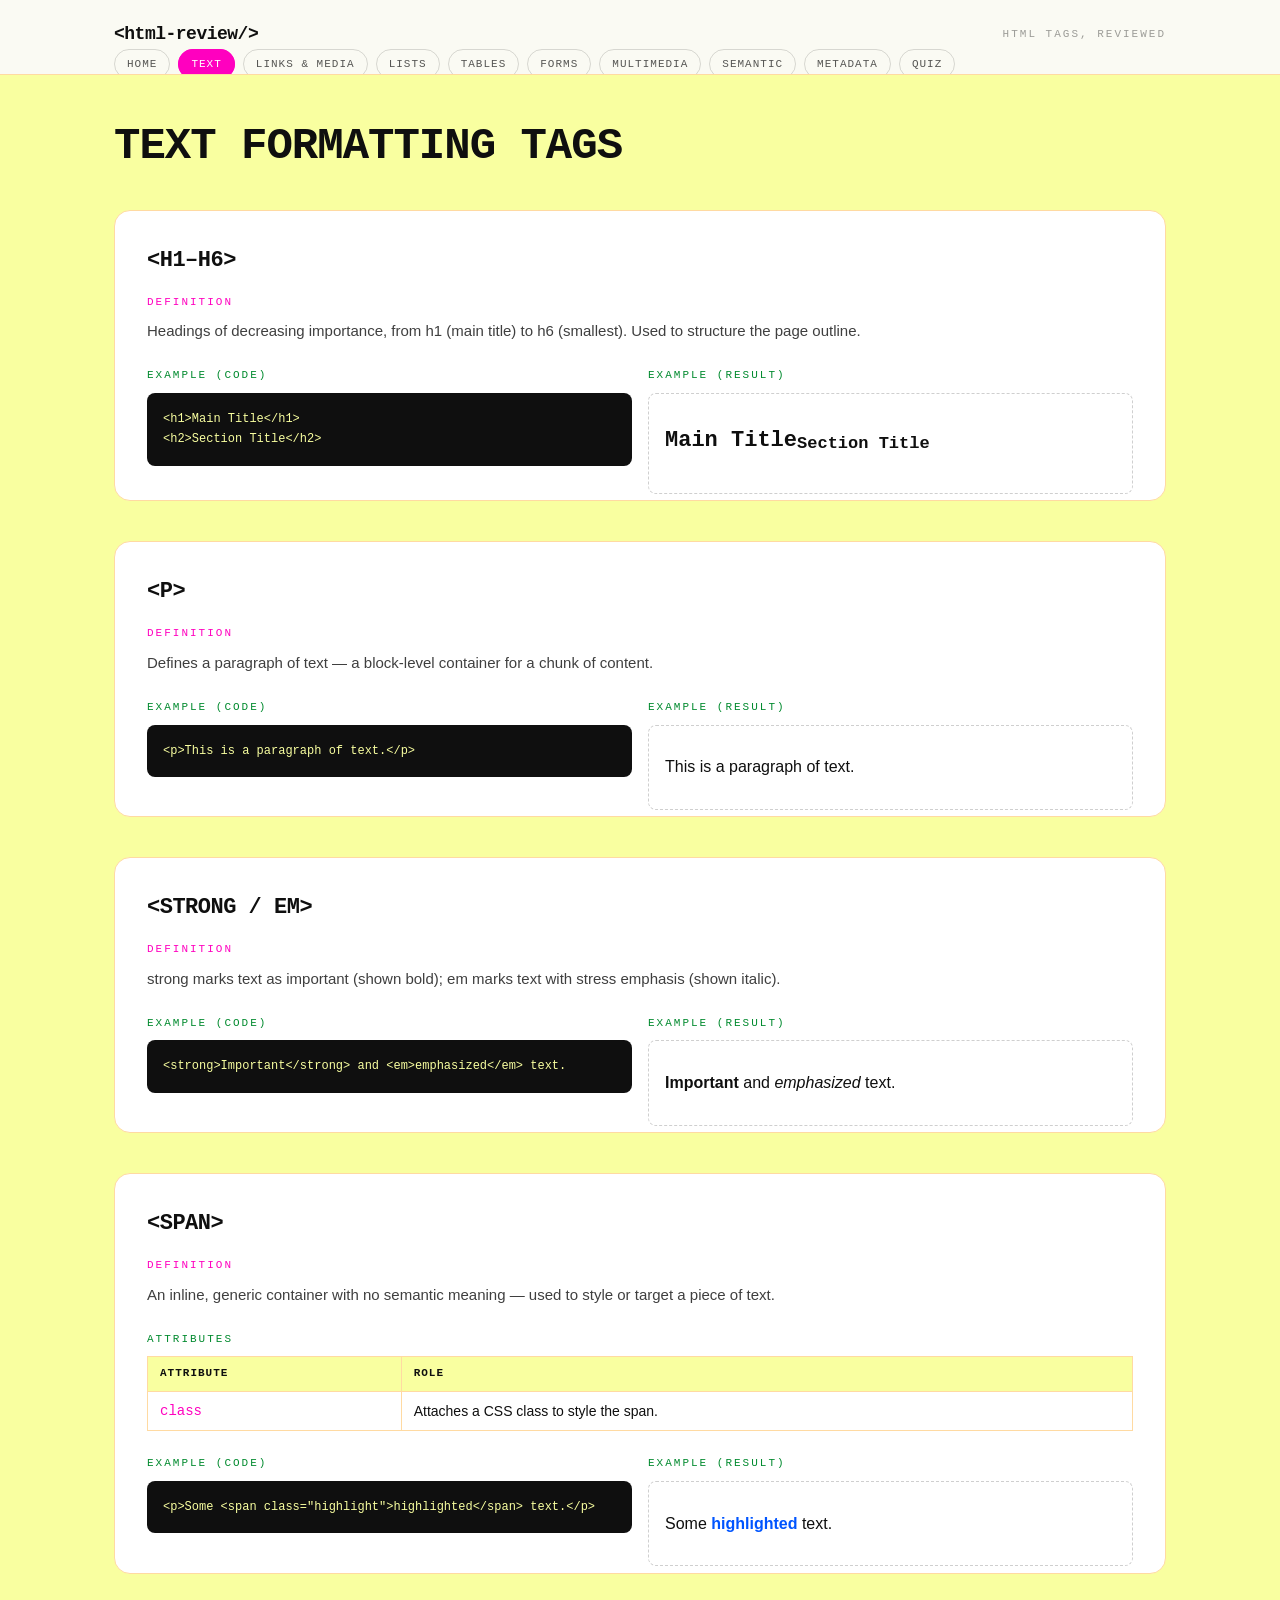
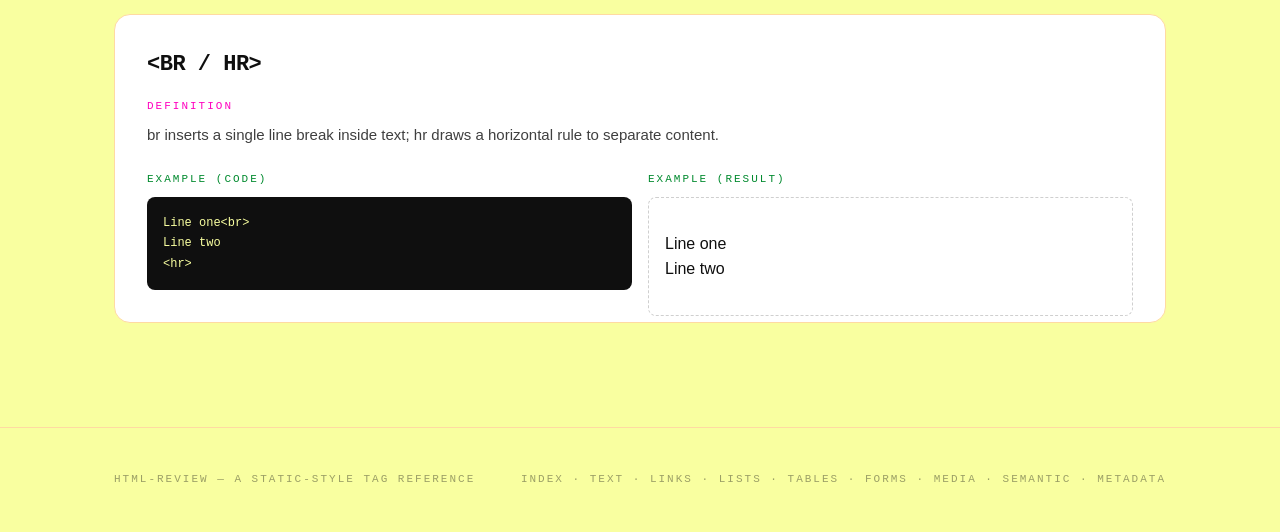
<file: text.html>
<!DOCTYPE html>
<html lang="en">
<head>
  <meta charset="UTF-8">
  <meta name="viewport" content="width=device-width, initial-scale=1.0">
  <meta name="description" content="A review of HTML tags: definitions, attributes and examples.">
  <title>Text Formatting Tags — HTML Review</title>
  <link rel="stylesheet" href="css/style.css">
</head>
<body>
  <header class="site-header">
    <div class="container header-row">
      <a class="logo" href="index.html">&lt;html-review/&gt;</a>
      <span class="motto">HTML tags, reviewed</span>
    </div>
    <nav class="container">
      <ul class="nav-list">
          <li><a class="nav-pill" href="index.html">Home</a></li>
          <li><a class="nav-pill active" href="text.html">Text</a></li>
          <li><a class="nav-pill" href="links.html">Links & Media</a></li>
          <li><a class="nav-pill" href="lists.html">Lists</a></li>
          <li><a class="nav-pill" href="tables.html">Tables</a></li>
          <li><a class="nav-pill" href="forms.html">Forms</a></li>
          <li><a class="nav-pill" href="multimedia.html">Multimedia</a></li>
          <li><a class="nav-pill" href="semantic.html">Semantic</a></li>
          <li><a class="nav-pill" href="metadata.html">Metadata</a></li>
          <li><a class="nav-pill" href="quiz.html">Quiz</a></li>
      </ul>
    </nav>
  </header>
  <main class="container page-main">
    <h1 class="page-title">Text Formatting Tags</h1>
    <section class="lesson-card">
      <h2 class="tag-title">&lt;h1–h6&gt;</h2>
      <div class="block">
        <p class="kicker">Definition</p>
        <p class="def">Headings of decreasing importance, from h1 (main title) to h6 (smallest). Used to structure the page outline.</p>
      </div>

      <div class="demo-grid">
        <div>
          <p class="kicker kicker-green">Example (code)</p>
          <pre class="code"><code>&lt;h1&gt;Main Title&lt;/h1&gt;
&lt;h2&gt;Section Title&lt;/h2&gt;</code></pre>
        </div>
        <div>
          <p class="kicker kicker-green">Example (result)</p>
          <div class="result"><h2 style="font-size:22px;margin:0 0 6px">Main Title</h2><h3 style="font-size:17px;margin:0">Section Title</h3></div>
        </div>
      </div>
    </section>
    <section class="lesson-card">
      <h2 class="tag-title">&lt;p&gt;</h2>
      <div class="block">
        <p class="kicker">Definition</p>
        <p class="def">Defines a paragraph of text — a block-level container for a chunk of content.</p>
      </div>

      <div class="demo-grid">
        <div>
          <p class="kicker kicker-green">Example (code)</p>
          <pre class="code"><code>&lt;p&gt;This is a paragraph of text.&lt;/p&gt;</code></pre>
        </div>
        <div>
          <p class="kicker kicker-green">Example (result)</p>
          <div class="result"><p style="margin:0">This is a paragraph of text.</p></div>
        </div>
      </div>
    </section>
    <section class="lesson-card">
      <h2 class="tag-title">&lt;strong / em&gt;</h2>
      <div class="block">
        <p class="kicker">Definition</p>
        <p class="def">strong marks text as important (shown bold); em marks text with stress emphasis (shown italic).</p>
      </div>

      <div class="demo-grid">
        <div>
          <p class="kicker kicker-green">Example (code)</p>
          <pre class="code"><code>&lt;strong&gt;Important&lt;/strong&gt; and &lt;em&gt;emphasized&lt;/em&gt; text.</code></pre>
        </div>
        <div>
          <p class="kicker kicker-green">Example (result)</p>
          <div class="result"><p style="margin:0"><strong>Important</strong> and <em>emphasized</em> text.</p></div>
        </div>
      </div>
    </section>
    <section class="lesson-card">
      <h2 class="tag-title">&lt;span&gt;</h2>
      <div class="block">
        <p class="kicker">Definition</p>
        <p class="def">An inline, generic container with no semantic meaning — used to style or target a piece of text.</p>
      </div>
      <div class="block">
        <p class="kicker kicker-green">Attributes</p>
        <table class="attr-table">
          <thead><tr><th>Attribute</th><th>Role</th></tr></thead>
          <tbody>
          <tr><td class="attr">class</td><td>Attaches a CSS class to style the span.</td></tr>
          </tbody>
        </table>
      </div>
      <div class="demo-grid">
        <div>
          <p class="kicker kicker-green">Example (code)</p>
          <pre class="code"><code>&lt;p&gt;Some &lt;span class="highlight"&gt;highlighted&lt;/span&gt; text.&lt;/p&gt;</code></pre>
        </div>
        <div>
          <p class="kicker kicker-green">Example (result)</p>
          <div class="result"><p style="margin:0">Some <span style="color:#0055FF;font-weight:600">highlighted</span> text.</p></div>
        </div>
      </div>
    </section>
    <section class="lesson-card">
      <h2 class="tag-title">&lt;br / hr&gt;</h2>
      <div class="block">
        <p class="kicker">Definition</p>
        <p class="def">br inserts a single line break inside text; hr draws a horizontal rule to separate content.</p>
      </div>

      <div class="demo-grid">
        <div>
          <p class="kicker kicker-green">Example (code)</p>
          <pre class="code"><code>Line one&lt;br&gt;
Line two
&lt;hr&gt;</code></pre>
        </div>
        <div>
          <p class="kicker kicker-green">Example (result)</p>
          <div class="result"><p style="margin:0">Line one<br>Line two</p><hr style="border:none;border-top:1px solid #ccc;margin:8px 0 0"></div>
        </div>
      </div>
    </section>
  </main>
  <footer class="site-footer">
    <div class="container footer-row">
      <p class="motto">html-review — a static-style tag reference</p>
      <p class="motto">index · text · links · lists · tables · forms · media · semantic · metadata</p>
    </div>
  </footer>
</body>
</html>
</file>
<file: css/style.css>
:root {
  --bg: #f9ffa0;
  --text: #0F0F0F;
  --accent: #ff00bf;
  --border: rgba(255, 218, 162);
}

* { box-sizing: border-box; }

body {
  font-family: 'Inter', 'Segoe UI', Arial, sans-serif;
  background: var(--bg);
  color: var(--text);
  line-height: 1.6;
  margin: 0;
}

h1, h2, h3, .logo, .kicker, .card-title, .tag-title {
  font-family: 'JetBrains Mono', 'Courier New', monospace;
}

.container { max-width: 1100px; margin: 0 auto; padding: 0 24px; }

.site-header {
  border-bottom: 1px solid var(--border);
  position: sticky; top: 0; z-index: 10;
  background: rgba(250, 250, 250, 0.92);
  backdrop-filter: blur(4px);
}
.header-row { display: flex; align-items: center; justify-content: space-between; padding-top: 20px; }
.logo { color: var(--text); text-decoration: none; font-weight: 800; font-size: 18px; letter-spacing: -0.5px; }
.motto { font-family: 'JetBrains Mono', monospace; font-size: 11px; text-transform: uppercase; letter-spacing: 2px; color: rgba(15, 15, 15, 0.4); }
nav { padding: 12px 24px 16px; overflow-x: auto; }
.nav-list { display: flex; gap: 8px; list-style: none; margin: 0; padding: 0; min-width: max-content; }
.nav-pill {
  font-family: 'JetBrains Mono', monospace; font-size: 11px; text-transform: uppercase; letter-spacing: 1px;
  padding: 8px 12px; border-radius: 99px; border: 1px solid rgba(15, 15, 15, 0.15);
  color: rgba(15, 15, 15, 0.7); text-decoration: none;
  transition: background 0.2s ease, color 0.2s ease, border-color 0.2s ease;
}
.nav-pill:hover { border-color: var(--accent); color: var(--accent); }
.nav-pill.active { background: var(--accent); color: #fff; border-color: var(--accent); }

.page-main { padding: 48px 24px 64px; }
.page-title, .hero-title {
  font-weight: 800; text-transform: uppercase; letter-spacing: -1px; line-height: 1.05;
  font-size: 44px; margin: 0 0 40px;
}
.hero { margin-bottom: 64px; }
.terminal-prompt { font-family: 'JetBrains Mono', monospace; font-size: 12px; text-transform: uppercase; letter-spacing: 2px; color: var(--accent); margin: 0 0 16px; }
.hero-sub { color: rgba(15, 15, 15, 0.7); max-width: 560px; font-size: 17px; margin: 0; }

.lesson-card { border: 1px solid var(--border); background: #fff; border-radius: 16px; padding: 32px; margin-bottom: 40px; }
.tag-title { font-size: 22px; font-weight: 800; text-transform: uppercase; letter-spacing: -0.5px; margin: 0 0 16px; }
.block { margin-bottom: 24px; }
.kicker { font-family: 'JetBrains Mono', monospace; font-size: 11px; text-transform: uppercase; letter-spacing: 2px; color: var(--accent); margin: 0 0 8px; }
.kicker-green { color: #008A2E; }
.def { color: rgba(15, 15, 15, 0.8); font-size: 15px; margin: 0; }

.attr-table { border-collapse: collapse; width: 100%; font-size: 14px; }
.attr-table th, .attr-table td { border: 1px solid var(--border); padding: 8px 12px; text-align: left; }
.attr-table th { background: var(--bg); font-family: 'JetBrains Mono', monospace; font-size: 11px; text-transform: uppercase; letter-spacing: 1px; }
.attr-table td.attr { font-family: 'JetBrains Mono', monospace; color: var(--accent); }

.demo-grid { display: grid; grid-template-columns: 1fr 1fr; gap: 16px; }
.code {
  background: var(--text); color: var(--bg); border-radius: 8px; padding: 16px;
  overflow-x: auto; font-family: 'JetBrains Mono', monospace; font-size: 12px; line-height: 1.7; margin: 0;
}
.result { border: 1px dashed rgba(15, 15, 15, 0.2); border-radius: 8px; padding: 16px; height: 100%; display: flex; align-items: center; }

.page-cards { margin-top: 64px; }
.cards-grid { display: grid; grid-template-columns: repeat(4, 1fr); gap: 12px; }
.page-card {
  border: 1px solid var(--border); border-radius: 12px; padding: 16px; text-decoration: none; color: var(--text);
  transition: background 0.2s ease, color 0.2s ease, border-color 0.2s ease;
}
.page-card:hover { background: var(--accent); color: #fff; border-color: var(--accent); }
.card-title { font-family: 'JetBrains Mono', monospace; font-size: 14px; font-weight: 700; text-transform: uppercase; margin: 0 0 4px; }
.card-desc { font-size: 12px; color: rgba(15, 15, 15, 0.6); margin: 0; }
.page-card:hover .card-desc { color: rgba(255, 255, 255, 0.8); }

.site-footer { border-top: 1px solid var(--border); }
.footer-row { display: flex; align-items: center; justify-content: space-between; flex-wrap: wrap; gap: 8px; padding: 32px 24px; }

@media (max-width: 900px) {
  .cards-grid { grid-template-columns: repeat(2, 1fr); }
  .page-title, .hero-title { font-size: 34px; }
}
@media (max-width: 640px) {
  .demo-grid { grid-template-columns: 1fr; }
  .cards-grid { grid-template-columns: 1fr; }
  .lesson-card { padding: 20px; }
}
</file>
